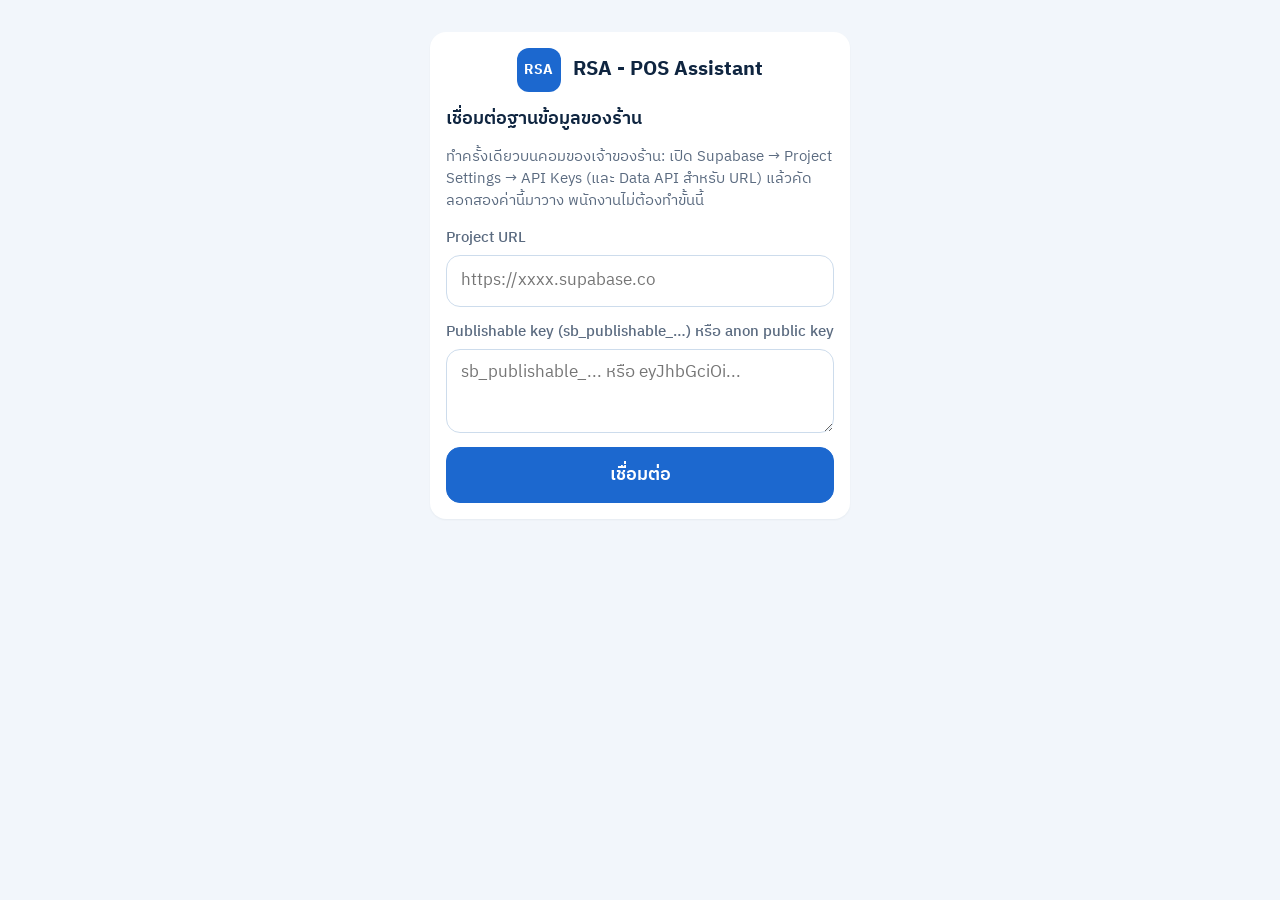
<file: index.html>
<!doctype html>
<html lang="th">
<head>
<meta charset="utf-8">
<meta name="viewport" content="width=device-width, initial-scale=1, viewport-fit=cover">
<meta name="theme-color" content="#1c68cf">
<meta name="apple-mobile-web-app-capable" content="yes">
<meta name="mobile-web-app-capable" content="yes">
<meta name="apple-mobile-web-app-status-bar-style" content="default">
<meta name="apple-mobile-web-app-title" content="RSA POS">
<link rel="manifest" href="manifest.webmanifest">
<link rel="apple-touch-icon" href="icons/apple-touch-icon.png">
<link rel="icon" href="icons/icon-192.png">
<title>RSA - POS Assistant</title>
<link rel="preconnect" href="https://fonts.googleapis.com">
<link rel="preconnect" href="https://fonts.gstatic.com" crossorigin>
<link rel="stylesheet" href="https://fonts.googleapis.com/css2?family=IBM+Plex+Sans+Thai:wght@400;500;600;700&display=swap">
<link rel="stylesheet" href="assets/app.css">
</head>
<body>
<div id="app" aria-live="polite"><div class="boot">กำลังเปิด RSA - POS Assistant…</div></div>
<div id="modal-root"></div>
<div id="toast-root" role="status"></div>
<script src="config.js" onerror="window.RSA_CONFIG=window.RSA_CONFIG||{}"></script>
<script src="assets/core.js"></script>
<script src="assets/ui.js"></script>
<script src="assets/staff.js"></script>
<script src="assets/owner.js"></script>
<script src="assets/sections.js"></script>
<script src="assets/admin.js"></script>
<script>
RSA.start();
if ('serviceWorker' in navigator && (location.protocol === 'https:' || location.hostname === 'localhost')) navigator.serviceWorker.register('sw.js').catch(function () {});
</script>
</body>
</html>
</file>
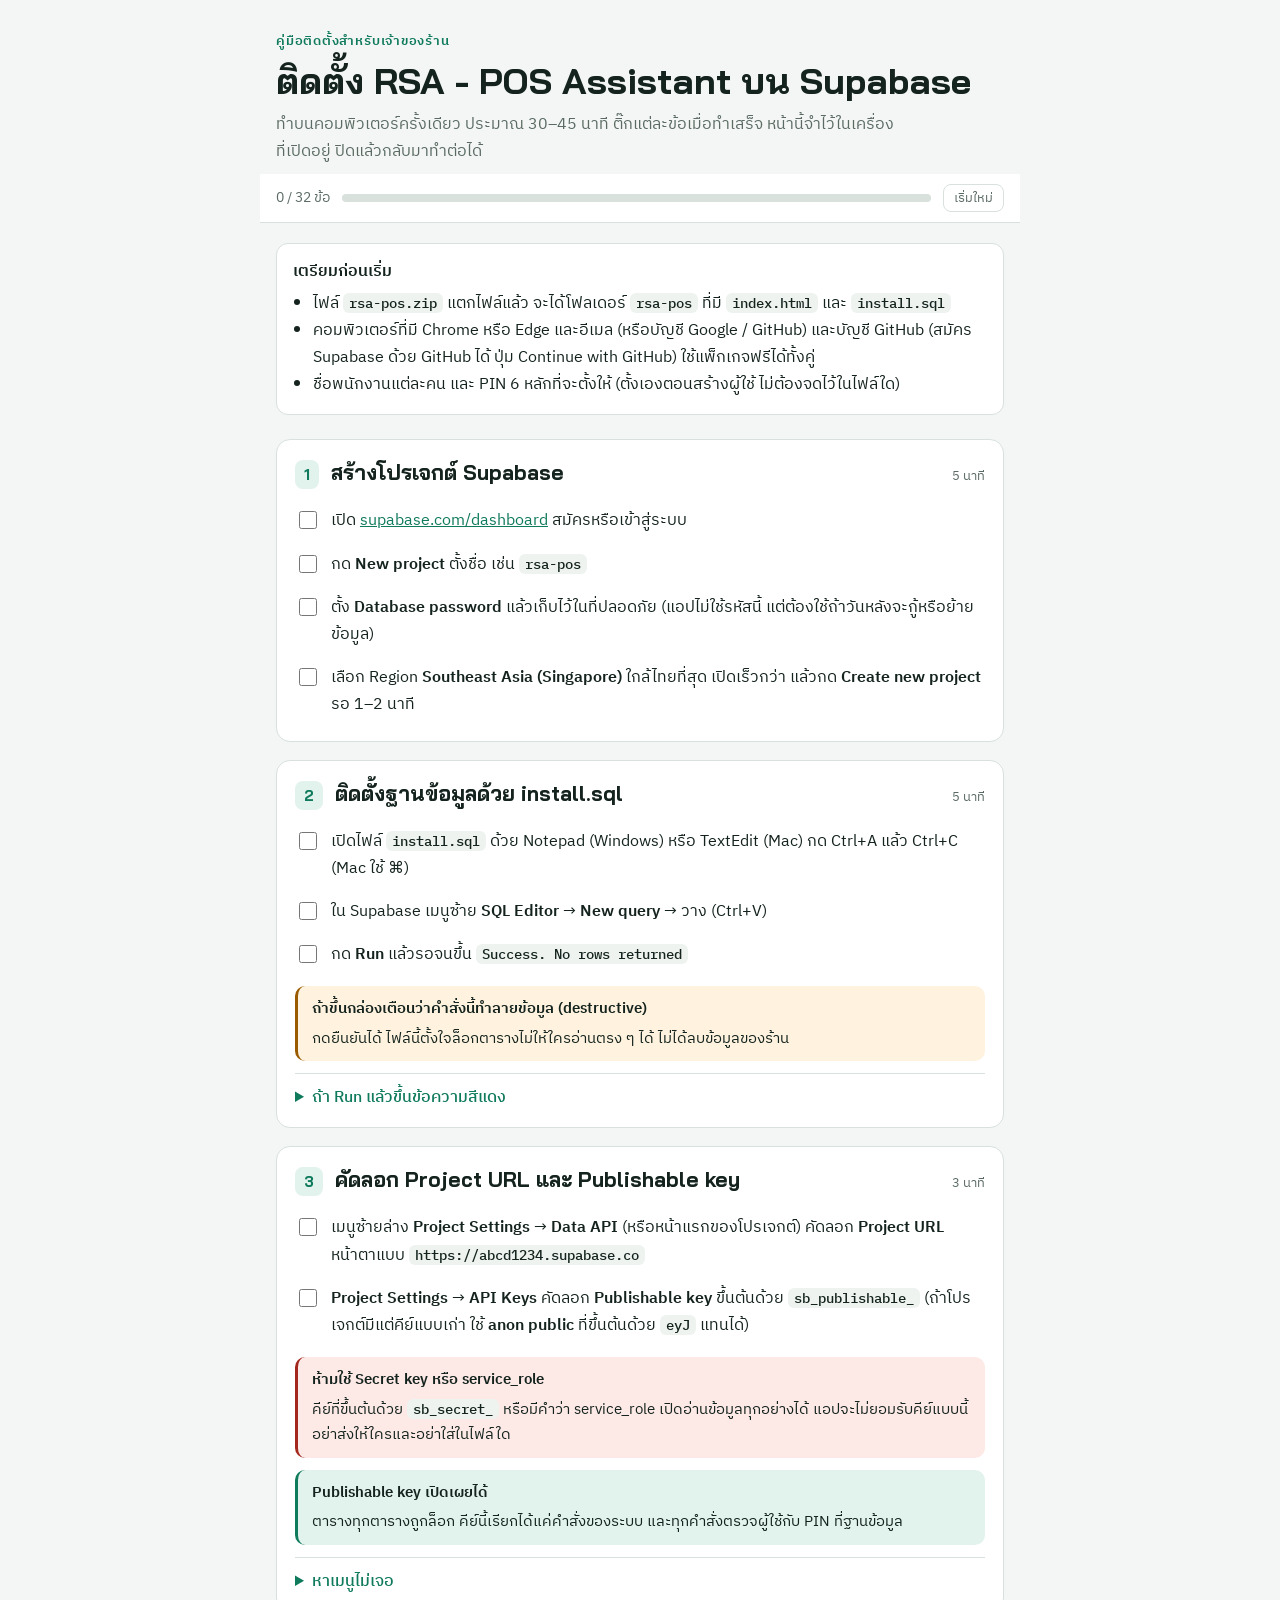
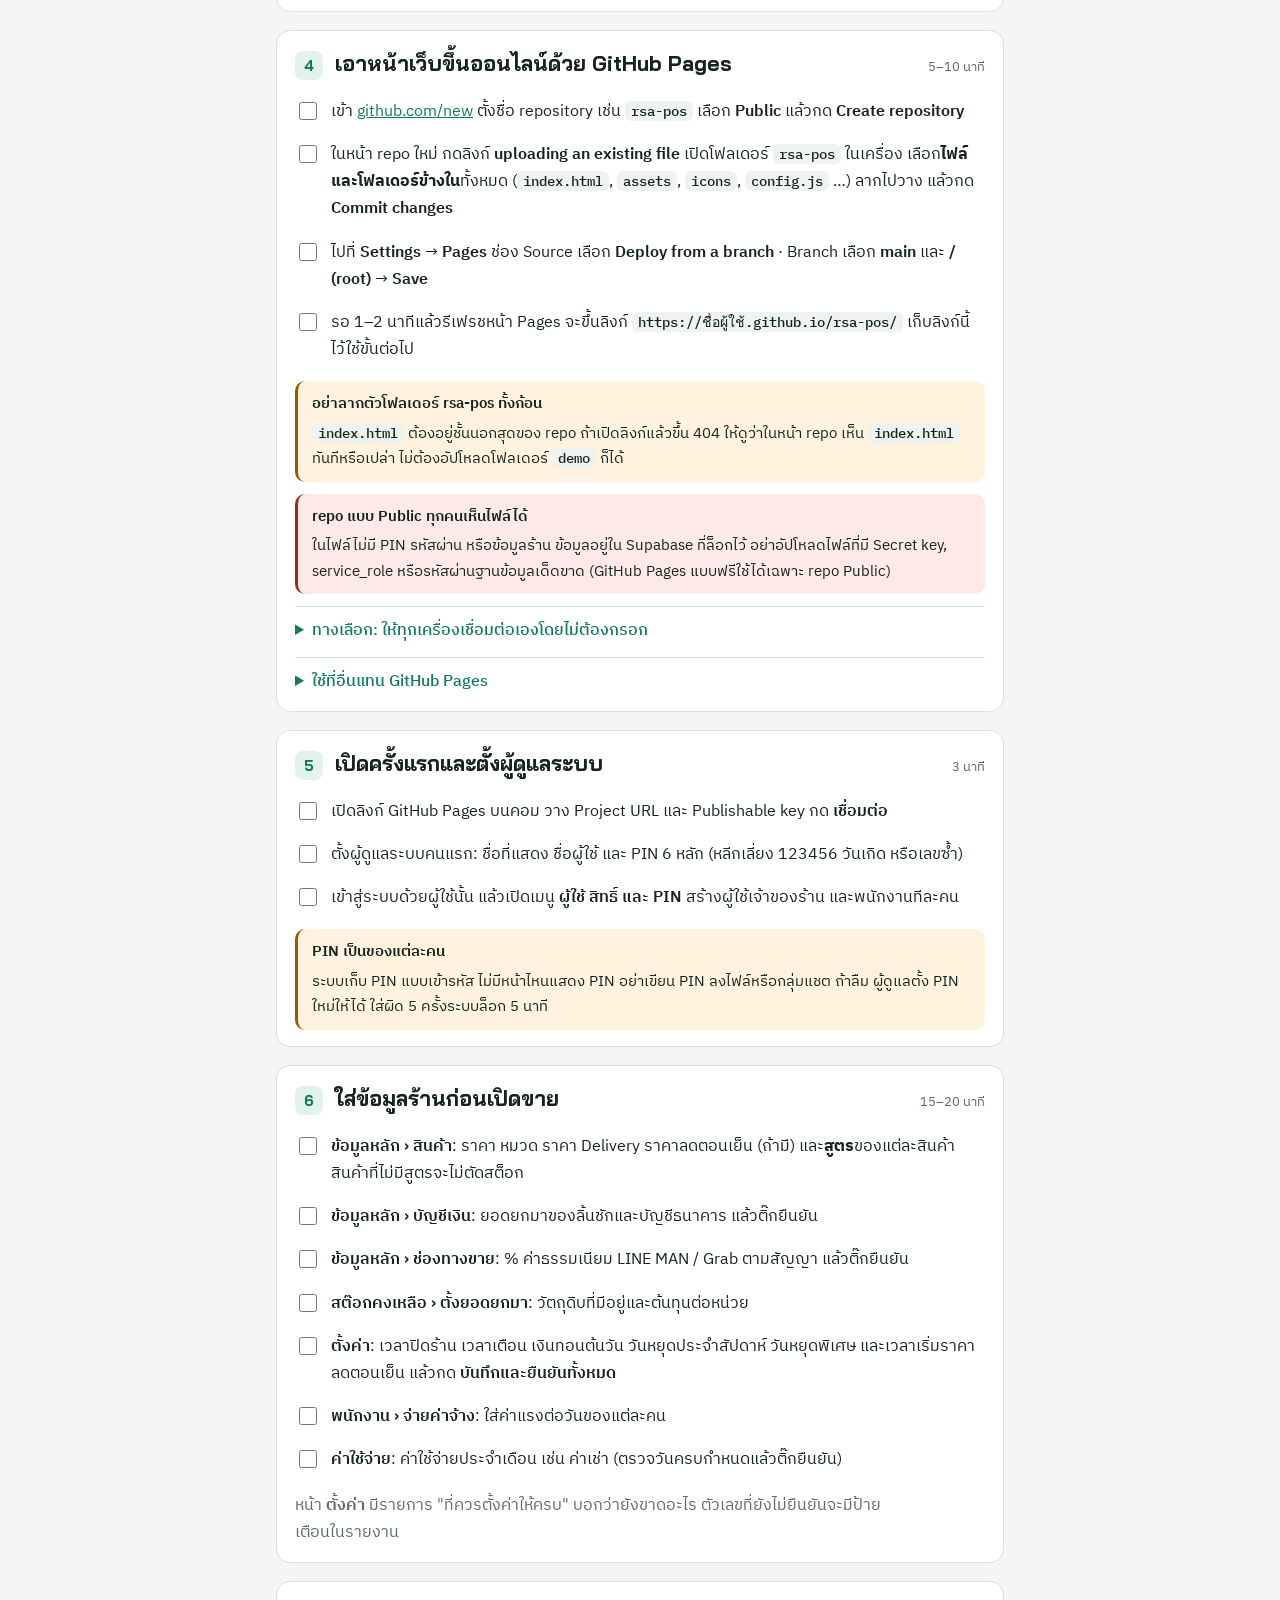
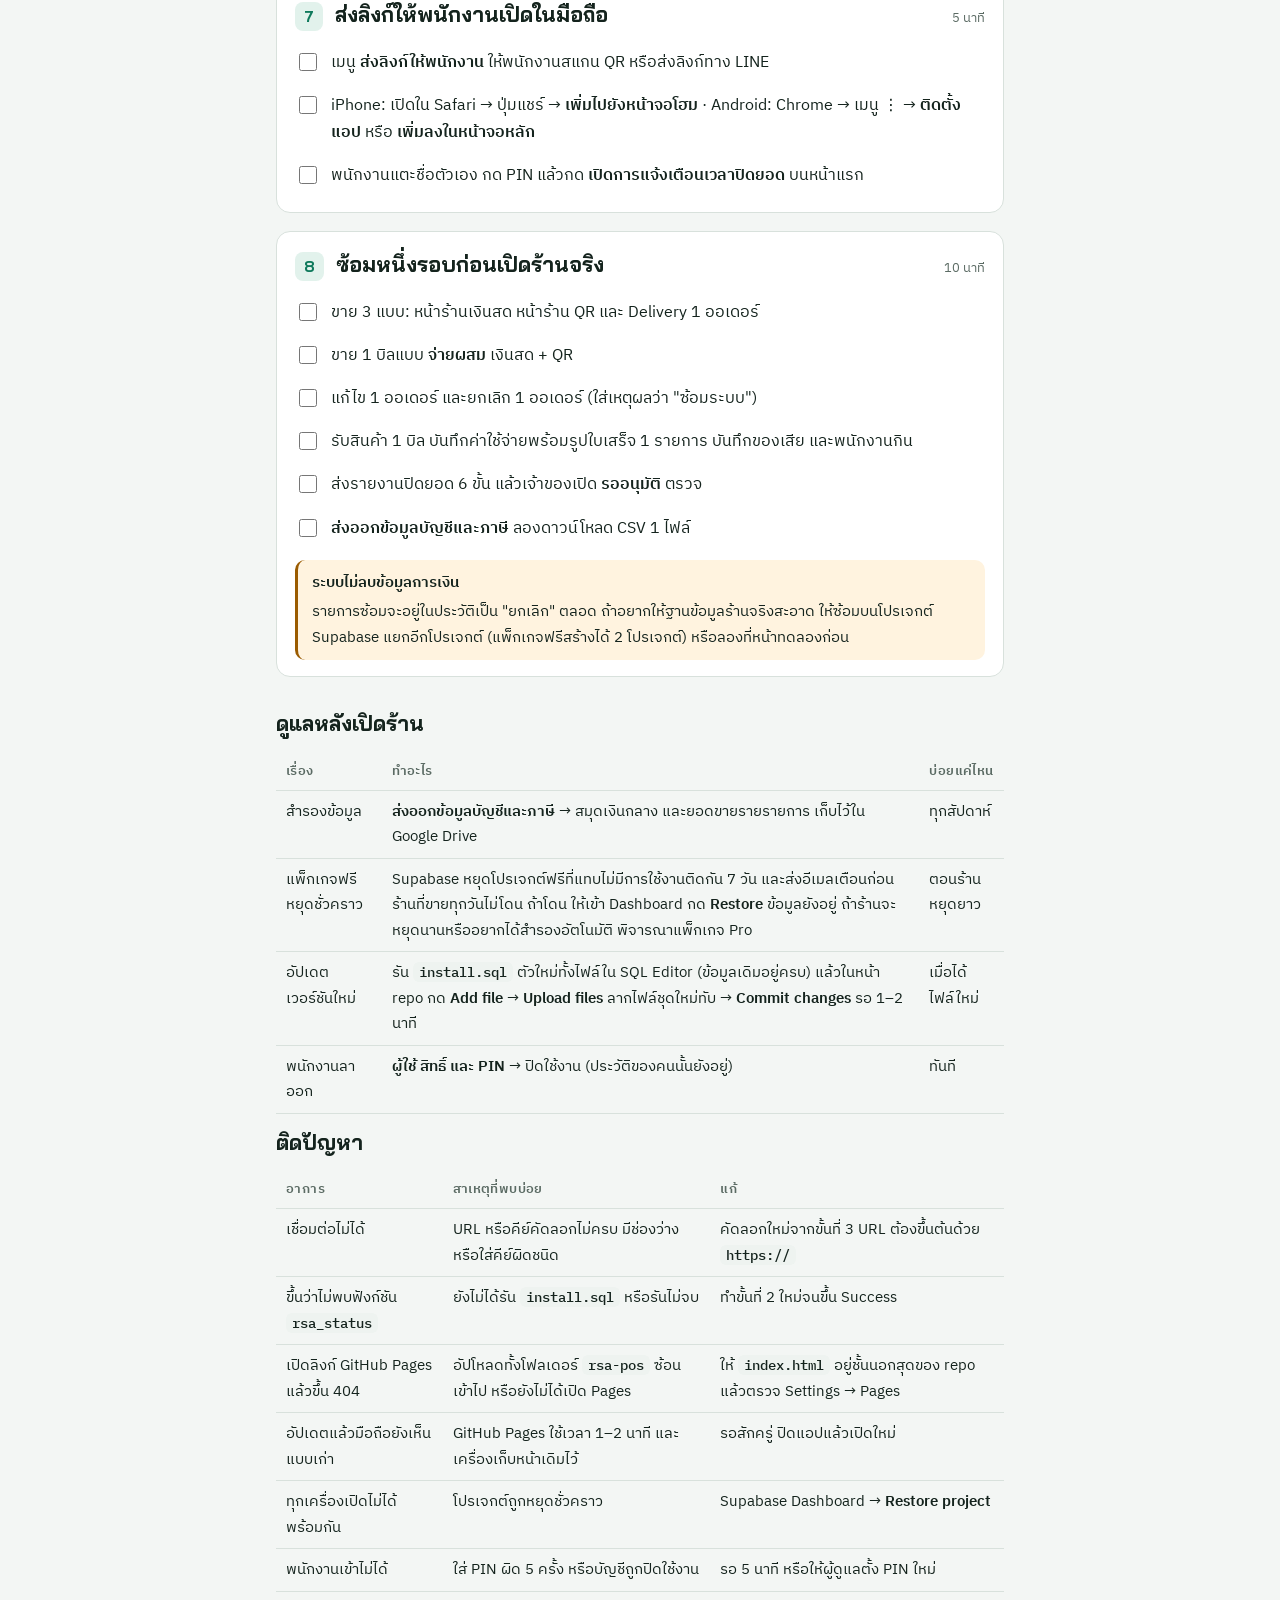
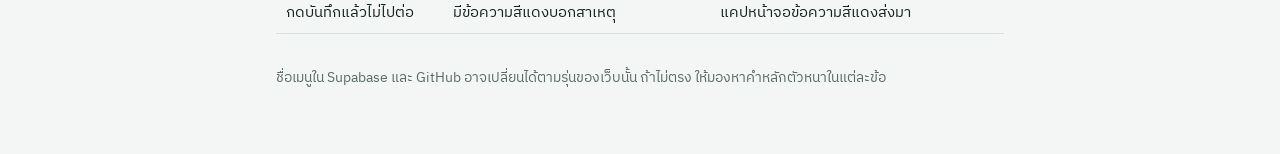
<file: docs/setup.html>
<!doctype html>
<html lang="th">
<head>
<meta charset="utf-8">
<meta name="viewport" content="width=device-width, initial-scale=1, viewport-fit=cover">
<title>ติดตั้ง RSA POS บน Supabase</title>
<meta name="claude:viewport-fit-sides" content="cover">
<link rel="preconnect" href="https://fonts.googleapis.com">
<link rel="preconnect" href="https://fonts.gstatic.com" crossorigin>
<link rel="stylesheet" href="https://fonts.googleapis.com/css2?family=Bai+Jamjuree:wght@600;700&family=IBM+Plex+Sans+Thai:wght@400;500;600&family=IBM+Plex+Mono:wght@500&display=swap">
<style>
  /* Layout: a single reading column of numbered setup steps, each a checklist card; a sticky progress bar on top */
  :root {
    --bg: #f3f6f4; --surface: #ffffff; --ink: #14231d; --muted: #5b6b64; --line: #d8e1dc;
    --accent: #0f7a5c; --accent-soft: #e2f2ec; --warn: #9a5b00; --warn-soft: #fff3df; --bad: #a3271d; --bad-soft: #fde9e6;
    --code-bg: #eef3f0;
    --display: "Bai Jamjuree", "IBM Plex Sans Thai", "Noto Sans Thai", system-ui, sans-serif;
    --body: "IBM Plex Sans Thai", "Noto Sans Thai", "Sarabun", system-ui, sans-serif;
    --mono: "IBM Plex Mono", ui-monospace, "SFMono-Regular", Menlo, monospace;
  }
  @media (prefers-color-scheme: dark) {
    :root:not([data-theme="light"]) {
      --bg: #0f1613; --surface: #17211d; --ink: #e4ede8; --muted: #9cb0a7; --line: #2a3a33;
      --accent: #4cc39b; --accent-soft: #163a2e; --warn: #f2b45c; --warn-soft: #3a2b12; --bad: #ff8f80; --bad-soft: #3d1c18;
      --code-bg: #1f2c27; color-scheme: dark;
    }
  }
  :root[data-theme="dark"] {
    --bg: #0f1613; --surface: #17211d; --ink: #e4ede8; --muted: #9cb0a7; --line: #2a3a33;
    --accent: #4cc39b; --accent-soft: #163a2e; --warn: #f2b45c; --warn-soft: #3a2b12; --bad: #ff8f80; --bad-soft: #3d1c18;
    --code-bg: #1f2c27; color-scheme: dark;
  }
  * { box-sizing: border-box; }
  body { background: var(--bg); color: var(--ink); font: 400 16px/1.7 var(--body); margin: 0; }
  body::before { content: ""; position: fixed; inset: 0 0 auto; height: env(safe-area-inset-top, 0px); z-index: 10; background: var(--surface); }
  .wrap { max-width: 760px; margin: 0 auto; padding-block: 0 64px; padding-left: max(16px, env(safe-area-inset-left, 0px)); padding-right: max(16px, env(safe-area-inset-right, 0px)); }
  header.top { padding-block: 32px 8px; display: grid; gap: 8px; }
  .eyebrow { font: 600 13px/1.4 var(--body); letter-spacing: .06em; color: var(--accent); text-transform: uppercase; }
  h1 { font: 700 clamp(26px, 5vw, 36px)/1.25 var(--display); margin: 0; text-wrap: balance; }
  h2 { font: 700 21px/1.35 var(--display); margin: 0; text-wrap: balance; }
  h3 { font: 600 16px/1.5 var(--body); margin: 0; }
  p { margin: 0; }
  .lead { color: var(--muted); max-width: 62ch; }
  .bar { position: sticky; top: env(safe-area-inset-top, 0px); z-index: 5; background: var(--surface); border-bottom: 1px solid var(--line);
         padding-block: 10px; margin-inline: calc(-1 * max(16px, env(safe-area-inset-left, 0px))); padding-left: max(16px, env(safe-area-inset-left, 0px)); padding-right: max(16px, env(safe-area-inset-right, 0px)); }
  .bar-in { display: flex; align-items: center; gap: 12px; font-size: 14px; color: var(--muted); }
  .meter { flex: 1; height: 8px; background: var(--line); border-radius: 99px; overflow: hidden; }
  .meter i { display: block; height: 100%; width: 0; background: var(--accent); transition: width .25s ease; }
  .count { font-variant-numeric: tabular-nums; white-space: nowrap; }
  .reset { font: inherit; font-size: 13px; color: var(--muted); background: none; border: 1px solid var(--line); border-radius: 8px; padding: 2px 10px; cursor: pointer; }
  .need { display: grid; gap: 6px; background: var(--surface); border: 1px solid var(--line); border-radius: 12px; padding: 16px; margin-top: 20px; }
  .need ul { margin: 0; padding-left: 20px; }
  ol.steps { list-style: none; margin: 24px 0 0; padding: 0; display: grid; gap: 18px; counter-reset: step; }
  .step { background: var(--surface); border: 1px solid var(--line); border-radius: 14px; padding: 18px 18px 16px; display: grid; gap: 12px; min-width: 0; }
  .step.done { border-color: var(--accent); }
  .step-head { display: flex; gap: 12px; align-items: baseline; }
  .num { font: 700 15px/1 var(--display); color: var(--accent); background: var(--accent-soft); border-radius: 8px; padding: 7px 9px; font-variant-numeric: tabular-nums; flex: none; }
  .time { font-size: 13px; color: var(--muted); white-space: nowrap; margin-left: auto; }
  .checks { display: grid; gap: 4px; margin: 0; padding: 0; list-style: none; }
  .checks label { display: grid; grid-template-columns: 22px 1fr; gap: 10px; align-items: start; padding: 6px 4px; border-radius: 8px; cursor: pointer; }
  .checks label:hover { background: var(--code-bg); }
  .checks input { width: 18px; height: 18px; margin: 4px 0 0; accent-color: var(--accent); }
  .checks input:checked + span { color: var(--muted); text-decoration: line-through; text-decoration-color: var(--line); }
  .checks span { min-width: 0; }
  .path { font-weight: 600; }
  code, .code { font: 500 14px/1.5 var(--mono); background: var(--code-bg); border-radius: 6px; padding: 1px 6px; overflow-wrap: anywhere; }
  .note { border-radius: 10px; padding: 10px 14px; font-size: 15px; display: grid; gap: 4px; }
  .note.warn { background: var(--warn-soft); color: var(--ink); border-left: 3px solid var(--warn); }
  .note.bad { background: var(--bad-soft); color: var(--ink); border-left: 3px solid var(--bad); }
  .note.ok { background: var(--accent-soft); border-left: 3px solid var(--accent); }
  .note b { font-weight: 600; }
  details { border-top: 1px solid var(--line); padding-top: 10px; }
  summary { cursor: pointer; color: var(--accent); font-weight: 500; }
  details > div { display: grid; gap: 6px; padding-top: 8px; color: var(--muted); font-size: 15px; }
  .copy { font: inherit; font-size: 13px; border: 1px solid var(--line); background: var(--surface); color: var(--ink); border-radius: 6px; padding: 0 8px; margin-left: 6px; cursor: pointer; }
  .tbl { overflow-x: auto; }
  table { border-collapse: collapse; width: 100%; font-size: 15px; }
  th, td { text-align: left; padding: 8px 10px; border-bottom: 1px solid var(--line); vertical-align: top; }
  th { font-weight: 600; color: var(--muted); font-size: 13px; letter-spacing: .03em; }
  section.after { margin-top: 32px; display: grid; gap: 14px; }
  .foot { margin-top: 32px; color: var(--muted); font-size: 14px; }
  a { color: var(--accent); }
  :focus-visible { outline: 2px solid var(--accent); outline-offset: 2px; }
  @media (prefers-reduced-motion: reduce) { .meter i { transition: none; } }
</style>
</head>
<body>

<div class="wrap">
  <header class="top">
    <span class="eyebrow">คู่มือติดตั้งสำหรับเจ้าของร้าน</span>
    <h1>ติดตั้ง RSA - POS Assistant บน Supabase</h1>
    <p class="lead">ทำบนคอมพิวเตอร์ครั้งเดียว ประมาณ 30–45 นาที ติ๊กแต่ละข้อเมื่อทำเสร็จ หน้านี้จำไว้ในเครื่องที่เปิดอยู่ ปิดแล้วกลับมาทำต่อได้</p>
  </header>

  <div class="bar" role="status" aria-live="polite">
    <div class="bar-in"><span class="count" id="count">0 / 0 ข้อ</span><span class="meter" aria-hidden="true"><i id="meter"></i></span><button class="reset" id="reset" type="button">เริ่มใหม่</button></div>
  </div>

  <div class="need">
    <h3>เตรียมก่อนเริ่ม</h3>
    <ul>
      <li>ไฟล์ <code>rsa-pos.zip</code> แตกไฟล์แล้ว จะได้โฟลเดอร์ <code>rsa-pos</code> ที่มี <code>index.html</code> และ <code>install.sql</code></li>
      <li>คอมพิวเตอร์ที่มี Chrome หรือ Edge และอีเมล (หรือบัญชี Google / GitHub) และบัญชี GitHub (สมัคร Supabase ด้วย GitHub ได้ ปุ่ม Continue with GitHub) ใช้แพ็กเกจฟรีได้ทั้งคู่</li>
      <li>ชื่อพนักงานแต่ละคน และ PIN 6 หลักที่จะตั้งให้ (ตั้งเองตอนสร้างผู้ใช้ ไม่ต้องจดไว้ในไฟล์ใด)</li>
    </ul>
  </div>

  <ol class="steps">
    <li class="step" data-step="1">
      <div class="step-head"><span class="num">1</span><h2>สร้างโปรเจกต์ Supabase</h2><span class="time">5 นาที</span></div>
      <ul class="checks">
        <li><label><input type="checkbox" id="c1a"><span>เปิด <a href="https://supabase.com/dashboard" target="_blank" rel="noopener">supabase.com/dashboard</a> สมัครหรือเข้าสู่ระบบ</span></label></li>
        <li><label><input type="checkbox" id="c1b"><span>กด <span class="path">New project</span> ตั้งชื่อ เช่น <code>rsa-pos</code></span></label></li>
        <li><label><input type="checkbox" id="c1c"><span>ตั้ง <span class="path">Database password</span> แล้วเก็บไว้ในที่ปลอดภัย (แอปไม่ใช้รหัสนี้ แต่ต้องใช้ถ้าวันหลังจะกู้หรือย้ายข้อมูล)</span></label></li>
        <li><label><input type="checkbox" id="c1d"><span>เลือก Region <span class="path">Southeast Asia (Singapore)</span> ใกล้ไทยที่สุด เปิดเร็วกว่า แล้วกด <span class="path">Create new project</span> รอ 1–2 นาที</span></label></li>
      </ul>
    </li>

    <li class="step" data-step="2">
      <div class="step-head"><span class="num">2</span><h2>ติดตั้งฐานข้อมูลด้วย install.sql</h2><span class="time">5 นาที</span></div>
      <ul class="checks">
        <li><label><input type="checkbox" id="c2a"><span>เปิดไฟล์ <code>install.sql</code> ด้วย Notepad (Windows) หรือ TextEdit (Mac) กด Ctrl+A แล้ว Ctrl+C (Mac ใช้ ⌘)</span></label></li>
        <li><label><input type="checkbox" id="c2b"><span>ใน Supabase เมนูซ้าย <span class="path">SQL Editor</span> → <span class="path">New query</span> → วาง (Ctrl+V)</span></label></li>
        <li><label><input type="checkbox" id="c2c"><span>กด <span class="path">Run</span> แล้วรอจนขึ้น <code>Success. No rows returned</code></span></label></li>
      </ul>
      <div class="note warn"><b>ถ้าขึ้นกล่องเตือนว่าคำสั่งนี้ทำลายข้อมูล (destructive)</b><span>กดยืนยันได้ ไฟล์นี้ตั้งใจล็อกตารางไม่ให้ใครอ่านตรง ๆ ได้ ไม่ได้ลบข้อมูลของร้าน</span></div>
      <details><summary>ถ้า Run แล้วขึ้นข้อความสีแดง</summary><div>
        <p>คัดลอกข้อความสีแดงทั้งหมดส่งมาให้ดู ระหว่างนั้นอย่าแก้ไฟล์ <code>install.sql</code></p>
        <p>ถ้าวางทั้งไฟล์ไม่ได้เพราะไฟล์ใหญ่ ให้รันไฟล์ในโฟลเดอร์ <code>supabase</code> ทีละไฟล์ตามลำดับเลข 01, 02 … 12 แล้วจบด้วย 99 ผลเหมือนกัน</p>
      </div></details>
    </li>

    <li class="step" data-step="3">
      <div class="step-head"><span class="num">3</span><h2>คัดลอก Project URL และ Publishable key</h2><span class="time">3 นาที</span></div>
      <ul class="checks">
        <li><label><input type="checkbox" id="c3a"><span>เมนูซ้ายล่าง <span class="path">Project Settings</span> → <span class="path">Data API</span> (หรือหน้าแรกของโปรเจกต์) คัดลอก <span class="path">Project URL</span> หน้าตาแบบ <code>https://abcd1234.supabase.co</code></span></label></li>
        <li><label><input type="checkbox" id="c3b"><span><span class="path">Project Settings</span> → <span class="path">API Keys</span> คัดลอก <span class="path">Publishable key</span> ขึ้นต้นด้วย <code>sb_publishable_</code> (ถ้าโปรเจกต์มีแต่คีย์แบบเก่า ใช้ <span class="path">anon public</span> ที่ขึ้นต้นด้วย <code>eyJ</code> แทนได้)</span></label></li>
      </ul>
      <div class="note bad"><b>ห้ามใช้ Secret key หรือ service_role</b><span>คีย์ที่ขึ้นต้นด้วย <code>sb_secret_</code> หรือมีคำว่า service_role เปิดอ่านข้อมูลทุกอย่างได้ แอปจะไม่ยอมรับคีย์แบบนี้ อย่าส่งให้ใครและอย่าใส่ในไฟล์ใด</span></div>
      <div class="note ok"><b>Publishable key เปิดเผยได้</b><span>ตารางทุกตารางถูกล็อก คีย์นี้เรียกได้แค่คำสั่งของระบบ และทุกคำสั่งตรวจผู้ใช้กับ PIN ที่ฐานข้อมูล</span></div>
      <details><summary>หาเมนูไม่เจอ</summary><div><p>Supabase ปรับชื่อเมนูเป็นระยะ ให้หาคำว่า <span class="path">API Keys</span> หรือ <span class="path">Connect</span> ที่ด้านบนของหน้าโปรเจกต์ ค่า URL และคีย์จะอยู่ในนั้น</p></div></details>
    </li>

    <li class="step" data-step="4">
      <div class="step-head"><span class="num">4</span><h2>เอาหน้าเว็บขึ้นออนไลน์ด้วย GitHub Pages</h2><span class="time">5–10 นาที</span></div>
      <ul class="checks">
        <li><label><input type="checkbox" id="c4a"><span>เข้า <a href="https://github.com/new" target="_blank" rel="noopener">github.com/new</a> ตั้งชื่อ repository เช่น <code>rsa-pos</code> เลือก <span class="path">Public</span> แล้วกด <span class="path">Create repository</span></span></label></li>
        <li><label><input type="checkbox" id="c4b"><span>ในหน้า repo ใหม่ กดลิงก์ <span class="path">uploading an existing file</span> เปิดโฟลเดอร์ <code>rsa-pos</code> ในเครื่อง เลือก<b>ไฟล์และโฟลเดอร์ข้างใน</b>ทั้งหมด (<code>index.html</code>, <code>assets</code>, <code>icons</code>, <code>config.js</code> …) ลากไปวาง แล้วกด <span class="path">Commit changes</span></span></label></li>
        <li><label><input type="checkbox" id="c4c"><span>ไปที่ <span class="path">Settings</span> → <span class="path">Pages</span> ช่อง Source เลือก <span class="path">Deploy from a branch</span> · Branch เลือก <span class="path">main</span> และ <span class="path">/ (root)</span> → <span class="path">Save</span></span></label></li>
        <li><label><input type="checkbox" id="c4d"><span>รอ 1–2 นาทีแล้วรีเฟรชหน้า Pages จะขึ้นลิงก์ <code>https://ชื่อผู้ใช้.github.io/rsa-pos/</code> เก็บลิงก์นี้ไว้ใช้ขั้นต่อไป</span></label></li>
      </ul>
      <div class="note warn"><b>อย่าลากตัวโฟลเดอร์ rsa-pos ทั้งก้อน</b><span><code>index.html</code> ต้องอยู่ชั้นนอกสุดของ repo ถ้าเปิดลิงก์แล้วขึ้น 404 ให้ดูว่าในหน้า repo เห็น <code>index.html</code> ทันทีหรือเปล่า ไม่ต้องอัปโหลดโฟลเดอร์ <code>demo</code> ก็ได้</span></div>
      <div class="note bad"><b>repo แบบ Public ทุกคนเห็นไฟล์ได้</b><span>ในไฟล์ไม่มี PIN รหัสผ่าน หรือข้อมูลร้าน ข้อมูลอยู่ใน Supabase ที่ล็อกไว้ อย่าอัปโหลดไฟล์ที่มี Secret key, service_role หรือรหัสผ่านฐานข้อมูลเด็ดขาด (GitHub Pages แบบฟรีใช้ได้เฉพาะ repo Public)</span></div>
      <details><summary>ทางเลือก: ให้ทุกเครื่องเชื่อมต่อเองโดยไม่ต้องกรอก</summary><div>
        <p>ก่อนอัปโหลด เปิดไฟล์ <code>config.js</code> ใส่ Project URL และ Publishable key ตามตัวอย่าง แล้วบันทึก (ค่าทั้งสองจะมองเห็นได้ใน repo ซึ่งคีย์ชนิดนี้ออกแบบให้เปิดเผยได้)</p>
        <p class="code">window.RSA_CONFIG = { supabaseUrl: 'https://abcd1234.supabase.co', anonKey: 'sb_publishable_...' };</p>
        <p>ถ้าไม่อยากให้เห็นใน repo ให้เว้นว่างไว้ ระบบจะถามค่าทั้งสองตอนเปิดครั้งแรกบนคอม แล้วส่งลิงก์ที่เชื่อมต่อแล้วให้พนักงานในขั้นที่ 7</p>
      </div></details>
      <details><summary>ใช้ที่อื่นแทน GitHub Pages</summary><div><p>ไฟล์เป็นหน้าเว็บธรรมดา ไม่ต้อง build ลากโฟลเดอร์ไปวางที่ <a href="https://app.netlify.com/drop" target="_blank" rel="noopener">app.netlify.com/drop</a> หรือใช้ Cloudflare Pages ได้เหมือนกัน ขอให้เปิดผ่าน https</p></div></details>
    </li>

    <li class="step" data-step="5">
      <div class="step-head"><span class="num">5</span><h2>เปิดครั้งแรกและตั้งผู้ดูแลระบบ</h2><span class="time">3 นาที</span></div>
      <ul class="checks">
        <li><label><input type="checkbox" id="c5a"><span>เปิดลิงก์ GitHub Pages บนคอม วาง Project URL และ Publishable key กด <span class="path">เชื่อมต่อ</span></span></label></li>
        <li><label><input type="checkbox" id="c5b"><span>ตั้งผู้ดูแลระบบคนแรก: ชื่อที่แสดง ชื่อผู้ใช้ และ PIN 6 หลัก (หลีกเลี่ยง 123456 วันเกิด หรือเลขซ้ำ)</span></label></li>
        <li><label><input type="checkbox" id="c5c"><span>เข้าสู่ระบบด้วยผู้ใช้นั้น แล้วเปิดเมนู <span class="path">ผู้ใช้ สิทธิ์ และ PIN</span> สร้างผู้ใช้เจ้าของร้าน และพนักงานทีละคน</span></label></li>
      </ul>
      <div class="note warn"><b>PIN เป็นของแต่ละคน</b><span>ระบบเก็บ PIN แบบเข้ารหัส ไม่มีหน้าไหนแสดง PIN อย่าเขียน PIN ลงไฟล์หรือกลุ่มแชต ถ้าลืม ผู้ดูแลตั้ง PIN ใหม่ให้ได้ ใส่ผิด 5 ครั้งระบบล็อก 5 นาที</span></div>
    </li>

    <li class="step" data-step="6">
      <div class="step-head"><span class="num">6</span><h2>ใส่ข้อมูลร้านก่อนเปิดขาย</h2><span class="time">15–20 นาที</span></div>
      <ul class="checks">
        <li><label><input type="checkbox" id="c6a"><span><span class="path">ข้อมูลหลัก › สินค้า</span>: ราคา หมวด ราคา Delivery ราคาลดตอนเย็น (ถ้ามี) และ<b>สูตร</b>ของแต่ละสินค้า สินค้าที่ไม่มีสูตรจะไม่ตัดสต็อก</span></label></li>
        <li><label><input type="checkbox" id="c6b"><span><span class="path">ข้อมูลหลัก › บัญชีเงิน</span>: ยอดยกมาของลิ้นชักและบัญชีธนาคาร แล้วติ๊กยืนยัน</span></label></li>
        <li><label><input type="checkbox" id="c6c"><span><span class="path">ข้อมูลหลัก › ช่องทางขาย</span>: % ค่าธรรมเนียม LINE MAN / Grab ตามสัญญา แล้วติ๊กยืนยัน</span></label></li>
        <li><label><input type="checkbox" id="c6d"><span><span class="path">สต๊อกคงเหลือ › ตั้งยอดยกมา</span>: วัตถุดิบที่มีอยู่และต้นทุนต่อหน่วย</span></label></li>
        <li><label><input type="checkbox" id="c6e"><span><span class="path">ตั้งค่า</span>: เวลาปิดร้าน เวลาเตือน เงินทอนต้นวัน วันหยุดประจำสัปดาห์ วันหยุดพิเศษ และเวลาเริ่มราคาลดตอนเย็น แล้วกด <span class="path">บันทึกและยืนยันทั้งหมด</span></span></label></li>
        <li><label><input type="checkbox" id="c6f"><span><span class="path">พนักงาน › จ่ายค่าจ้าง</span>: ใส่ค่าแรงต่อวันของแต่ละคน</span></label></li>
        <li><label><input type="checkbox" id="c6g"><span><span class="path">ค่าใช้จ่าย</span>: ค่าใช้จ่ายประจำเดือน เช่น ค่าเช่า (ตรวจวันครบกำหนดแล้วติ๊กยืนยัน)</span></label></li>
      </ul>
      <p class="lead">หน้า <span class="path">ตั้งค่า</span> มีรายการ "ที่ควรตั้งค่าให้ครบ" บอกว่ายังขาดอะไร ตัวเลขที่ยังไม่ยืนยันจะมีป้ายเตือนในรายงาน</p>
    </li>

    <li class="step" data-step="7">
      <div class="step-head"><span class="num">7</span><h2>ส่งลิงก์ให้พนักงานเปิดในมือถือ</h2><span class="time">5 นาที</span></div>
      <ul class="checks">
        <li><label><input type="checkbox" id="c7a"><span>เมนู <span class="path">ส่งลิงก์ให้พนักงาน</span> ให้พนักงานสแกน QR หรือส่งลิงก์ทาง LINE</span></label></li>
        <li><label><input type="checkbox" id="c7b"><span>iPhone: เปิดใน Safari → ปุ่มแชร์ → <span class="path">เพิ่มไปยังหน้าจอโฮม</span> · Android: Chrome → เมนู ⋮ → <span class="path">ติดตั้งแอป</span> หรือ <span class="path">เพิ่มลงในหน้าจอหลัก</span></span></label></li>
        <li><label><input type="checkbox" id="c7c"><span>พนักงานแตะชื่อตัวเอง กด PIN แล้วกด <span class="path">เปิดการแจ้งเตือนเวลาปิดยอด</span> บนหน้าแรก</span></label></li>
      </ul>
    </li>

    <li class="step" data-step="8">
      <div class="step-head"><span class="num">8</span><h2>ซ้อมหนึ่งรอบก่อนเปิดร้านจริง</h2><span class="time">10 นาที</span></div>
      <ul class="checks">
        <li><label><input type="checkbox" id="c8a"><span>ขาย 3 แบบ: หน้าร้านเงินสด หน้าร้าน QR และ Delivery 1 ออเดอร์</span></label></li>
        <li><label><input type="checkbox" id="c8b"><span>ขาย 1 บิลแบบ <span class="path">จ่ายผสม</span> เงินสด + QR</span></label></li>
        <li><label><input type="checkbox" id="c8c"><span>แก้ไข 1 ออเดอร์ และยกเลิก 1 ออเดอร์ (ใส่เหตุผลว่า "ซ้อมระบบ")</span></label></li>
        <li><label><input type="checkbox" id="c8d"><span>รับสินค้า 1 บิล บันทึกค่าใช้จ่ายพร้อมรูปใบเสร็จ 1 รายการ บันทึกของเสีย และพนักงานกิน</span></label></li>
        <li><label><input type="checkbox" id="c8e"><span>ส่งรายงานปิดยอด 6 ขั้น แล้วเจ้าของเปิด <span class="path">รออนุมัติ</span> ตรวจ</span></label></li>
        <li><label><input type="checkbox" id="c8f"><span><span class="path">ส่งออกข้อมูลบัญชีและภาษี</span> ลองดาวน์โหลด CSV 1 ไฟล์</span></label></li>
      </ul>
      <div class="note warn"><b>ระบบไม่ลบข้อมูลการเงิน</b><span>รายการซ้อมจะอยู่ในประวัติเป็น "ยกเลิก" ตลอด ถ้าอยากให้ฐานข้อมูลร้านจริงสะอาด ให้ซ้อมบนโปรเจกต์ Supabase แยกอีกโปรเจกต์ (แพ็กเกจฟรีสร้างได้ 2 โปรเจกต์) หรือลองที่หน้าทดลองก่อน</span></div>
    </li>
  </ol>

  <section class="after">
    <h2>ดูแลหลังเปิดร้าน</h2>
    <div class="tbl"><table>
      <thead><tr><th>เรื่อง</th><th>ทำอะไร</th><th>บ่อยแค่ไหน</th></tr></thead>
      <tbody>
        <tr><td>สำรองข้อมูล</td><td><span class="path">ส่งออกข้อมูลบัญชีและภาษี</span> → สมุดเงินกลาง และยอดขายรายรายการ เก็บไว้ใน Google Drive</td><td>ทุกสัปดาห์</td></tr>
        <tr><td>แพ็กเกจฟรีหยุดชั่วคราว</td><td>Supabase หยุดโปรเจกต์ฟรีที่แทบไม่มีการใช้งานติดกัน 7 วัน และส่งอีเมลเตือนก่อน ร้านที่ขายทุกวันไม่โดน ถ้าโดน ให้เข้า Dashboard กด <span class="path">Restore</span> ข้อมูลยังอยู่ ถ้าร้านจะหยุดนานหรืออยากได้สำรองอัตโนมัติ พิจารณาแพ็กเกจ Pro</td><td>ตอนร้านหยุดยาว</td></tr>
        <tr><td>อัปเดตเวอร์ชันใหม่</td><td>รัน <code>install.sql</code> ตัวใหม่ทั้งไฟล์ใน SQL Editor (ข้อมูลเดิมอยู่ครบ) แล้วในหน้า repo กด <span class="path">Add file</span> → <span class="path">Upload files</span> ลากไฟล์ชุดใหม่ทับ → <span class="path">Commit changes</span> รอ 1–2 นาที</td><td>เมื่อได้ไฟล์ใหม่</td></tr>
        <tr><td>พนักงานลาออก</td><td><span class="path">ผู้ใช้ สิทธิ์ และ PIN</span> → ปิดใช้งาน (ประวัติของคนนั้นยังอยู่)</td><td>ทันที</td></tr>
      </tbody>
    </table></div>

    <h2>ติดปัญหา</h2>
    <div class="tbl"><table>
      <thead><tr><th>อาการ</th><th>สาเหตุที่พบบ่อย</th><th>แก้</th></tr></thead>
      <tbody>
        <tr><td>เชื่อมต่อไม่ได้</td><td>URL หรือคีย์คัดลอกไม่ครบ มีช่องว่าง หรือใส่คีย์ผิดชนิด</td><td>คัดลอกใหม่จากขั้นที่ 3 URL ต้องขึ้นต้นด้วย <code>https://</code></td></tr>
        <tr><td>ขึ้นว่าไม่พบฟังก์ชัน <code>rsa_status</code></td><td>ยังไม่ได้รัน <code>install.sql</code> หรือรันไม่จบ</td><td>ทำขั้นที่ 2 ใหม่จนขึ้น Success</td></tr>
        <tr><td>เปิดลิงก์ GitHub Pages แล้วขึ้น 404</td><td>อัปโหลดทั้งโฟลเดอร์ <code>rsa-pos</code> ซ้อนเข้าไป หรือยังไม่ได้เปิด Pages</td><td>ให้ <code>index.html</code> อยู่ชั้นนอกสุดของ repo แล้วตรวจ Settings → Pages</td></tr>
        <tr><td>อัปเดตแล้วมือถือยังเห็นแบบเก่า</td><td>GitHub Pages ใช้เวลา 1–2 นาที และเครื่องเก็บหน้าเดิมไว้</td><td>รอสักครู่ ปิดแอปแล้วเปิดใหม่</td></tr>
        <tr><td>ทุกเครื่องเปิดไม่ได้พร้อมกัน</td><td>โปรเจกต์ถูกหยุดชั่วคราว</td><td>Supabase Dashboard → <span class="path">Restore project</span></td></tr>
        <tr><td>พนักงานเข้าไม่ได้</td><td>ใส่ PIN ผิด 5 ครั้ง หรือบัญชีถูกปิดใช้งาน</td><td>รอ 5 นาที หรือให้ผู้ดูแลตั้ง PIN ใหม่</td></tr>
        <tr><td>กดบันทึกแล้วไม่ไปต่อ</td><td>มีข้อความสีแดงบอกสาเหตุ</td><td>แคปหน้าจอข้อความสีแดงส่งมา</td></tr>
      </tbody>
    </table></div>
  </section>

  <p class="foot">ชื่อเมนูใน Supabase และ GitHub อาจเปลี่ยนได้ตามรุ่นของเว็บนั้น ถ้าไม่ตรง ให้มองหาคำหลักตัวหนาในแต่ละข้อ</p>
</div>

<script>
(function () {
  var KEY = 'rsa.setup.checks';
  var boxes = Array.prototype.slice.call(document.querySelectorAll('.checks input[type=checkbox]'));
  var saved = {};
  try { saved = JSON.parse(localStorage.getItem(KEY) || '{}') || {}; } catch (e) { saved = {}; }
  function update() {
    var done = boxes.filter(function (b) { return b.checked; }).length;
    document.getElementById('count').textContent = done + ' / ' + boxes.length + ' ข้อ';
    document.getElementById('meter').style.width = (boxes.length ? (done * 100 / boxes.length) : 0) + '%';
    document.querySelectorAll('.step').forEach(function (s) {
      var bs = s.querySelectorAll('.checks input'); var all = bs.length > 0;
      bs.forEach(function (b) { if (!b.checked) all = false; });
      s.classList.toggle('done', all);
    });
  }
  boxes.forEach(function (b) {
    b.checked = !!saved[b.id];
    b.addEventListener('change', function () {
      saved[b.id] = b.checked;
      try { localStorage.setItem(KEY, JSON.stringify(saved)); } catch (e) { /* the page still works without storage */ }
      update();
    });
  });
  document.getElementById('reset').addEventListener('click', function () {
    boxes.forEach(function (b) { b.checked = false; }); saved = {};
    try { localStorage.removeItem(KEY); } catch (e) { /* ignore */ }
    update();
  });
  update();
})();
</script>
</body>
</html>
</file>
<file: assets/app.css>
/* RSA - POS Assistant — mobile app design system.
   Layout: phone = app bar on top, content as cards, tab bar at the bottom, sheets slide up.
   Computer (>= 960px) = the tab bar becomes a left menu and content widens to two columns. */
:root {
  --page: #f2f6fb;          /* app background */
  --card: #ffffff;
  --soft: #eaf2fc;          /* light-blue fills */
  --line: #dfe8f3;
  --ink: #0f2540;
  --muted: #5b6b80;
  --faint: #8a98aa;
  --accent: #1c68cf;
  --accent-deep: #1556ad;
  --accent-soft: #dcebfb;
  --ok: #1b7a50; --ok-soft: #e2f4eb;
  --warn: #8f5300; --warn-soft: #fff2dc;
  --bad: #b3302a; --bad-soft: #fde8e6;
  --r: 16px;
  --font: "IBM Plex Sans Thai", "Noto Sans Thai", "Leelawadee UI", Tahoma, sans-serif;
  color-scheme: light;
}
* { box-sizing: border-box; -webkit-tap-highlight-color: transparent; }
html, body { margin: 0; background: var(--page); color: var(--ink); font-family: var(--font); font-size: 17px; line-height: 1.5; }
button, input, select, textarea { font: inherit; color: inherit; }
h1, h2, h3, p { margin: 0; }
h1 { font-size: 1.2rem; font-weight: 700; }
h2 { font-size: 1.05rem; font-weight: 600; }
.num, .amt { font-variant-numeric: tabular-nums; }
a { color: var(--accent); }
:focus-visible { outline: 3px solid #8dbcf3; outline-offset: 2px; }
.muted { color: var(--muted); }
.small { font-size: .86rem; }
.sr { position: absolute !important; width: 1px !important; height: 1px !important; min-height: 0 !important; padding: 0 !important; border: 0 !important; overflow: hidden; clip: rect(0 0 0 0); white-space: nowrap; }
.boot { padding: 64px 16px; text-align: center; color: var(--muted); }
svg { flex: none; }

/* ---------------------------------------------------------------- app frame */
.app { min-height: 100vh; display: flex; }
.side { display: none; }
.main { flex: 1; min-width: 0; display: flex; flex-direction: column; }
.appbar { position: sticky; top: 0; z-index: 20; background: rgba(255, 255, 255, .96); backdrop-filter: blur(8px); border-bottom: 1px solid var(--line);
  display: flex; align-items: center; gap: 6px; min-height: 56px;
  padding: env(safe-area-inset-top, 0px) max(8px, env(safe-area-inset-right, 0px)) 0 max(8px, env(safe-area-inset-left, 0px)); }
.appbar h1 { flex: 1; min-width: 0; overflow: hidden; text-overflow: ellipsis; white-space: nowrap; padding-left: 8px; }
.appbar .shop { color: var(--muted); font-size: .8rem; font-weight: 400; display: block; }
.icon-btn { width: 44px; height: 44px; border-radius: 12px; border: 0; background: transparent; display: grid; place-items: center; cursor: pointer; color: var(--ink); text-decoration: none; }
.icon-btn:hover { background: var(--soft); }
.icon-btn svg { width: 24px; height: 24px; }
#view { flex: 1; width: 100%; max-width: 720px; margin: 0 auto; display: grid; gap: 14px; align-content: start;
  padding: 14px max(14px, env(safe-area-inset-right, 0px)) calc(96px + env(safe-area-inset-bottom, 0px)) max(14px, env(safe-area-inset-left, 0px)); }

/* tab bar */
.tabbar { position: fixed; left: 0; right: 0; bottom: 0; z-index: 30; display: flex; background: #fff; border-top: 1px solid var(--line);
  padding: 4px max(4px, env(safe-area-inset-right, 0px)) calc(4px + env(safe-area-inset-bottom, 0px)) max(4px, env(safe-area-inset-left, 0px)); }
.tabbar a { flex: 1; display: grid; justify-items: center; gap: 1px; padding: 7px 2px 5px; color: var(--faint); text-decoration: none; font-size: .74rem; font-weight: 500; position: relative; border-radius: 12px; }
.tabbar a svg { width: 26px; height: 26px; }
.tabbar a[aria-current=page] { color: var(--accent); }
.tabbar a[aria-current=page] svg { stroke-width: 2.2; }
.badge { position: absolute; top: 2px; left: calc(50% + 6px); min-width: 20px; height: 20px; padding: 0 6px; border-radius: 10px; background: var(--bad); color: #fff; font-size: .72rem; font-weight: 700; display: grid; place-items: center; }

/* ---------------------------------------------------------------- building blocks */
.card { background: var(--card); border-radius: var(--r); padding: 16px; display: grid; gap: 12px; min-width: 0; box-shadow: 0 1px 2px rgba(15, 37, 64, .05); }
.card.flat { box-shadow: none; border: 1px solid var(--line); }
.card.blue { background: linear-gradient(160deg, #1c68cf, #2f80e4); color: #fff; }
.card.blue .muted { color: #d7e8ff; }
.sec-title { display: flex; align-items: baseline; justify-content: space-between; gap: 8px; padding: 6px 4px 0; }
.sec-title h2 { font-size: .95rem; color: var(--muted); font-weight: 600; }
.sec-title a, .sec-title button { font-size: .9rem; color: var(--accent); background: none; border: 0; cursor: pointer; text-decoration: none; padding: 4px; }

/* list rows */
.list { background: var(--card); border-radius: var(--r); overflow: hidden; box-shadow: 0 1px 2px rgba(15, 37, 64, .05); }
.row { width: 100%; display: flex; align-items: center; gap: 12px; padding: 13px 14px; background: none; border: 0; border-top: 1px solid var(--line); text-align: left; cursor: pointer; color: inherit; text-decoration: none; min-height: 64px; }
.list > .row:first-child, .list > :first-child .row { border-top: 0; }
.row:hover { background: #f7fafe; }
.row.static { cursor: default; }
.row.static:hover { background: none; }
.row .ic { width: 42px; height: 42px; border-radius: 12px; background: var(--soft); color: var(--accent); display: grid; place-items: center; flex: none; }
.row .ic svg { width: 22px; height: 22px; }
.row .ic.ok { background: var(--ok-soft); color: var(--ok); } .row .ic.warn { background: var(--warn-soft); color: var(--warn); } .row .ic.bad { background: var(--bad-soft); color: var(--bad); }
.row .body { flex: 1; min-width: 0; display: grid; gap: 1px; }
.row .t { font-weight: 600; overflow: hidden; text-overflow: ellipsis; }
.row .s { color: var(--muted); font-size: .84rem; overflow: hidden; text-overflow: ellipsis; }
.row .end { text-align: right; display: grid; gap: 2px; justify-items: end; flex: none; }
.row .end .v { font-weight: 700; font-variant-numeric: tabular-nums; }
.row .chev { color: var(--faint); width: 18px; height: 18px; }
.row.off .t, .row.off .v { color: var(--faint); text-decoration: line-through; }
.avatar { width: 42px; height: 42px; border-radius: 50%; display: grid; place-items: center; font-weight: 700; color: #fff; flex: none; font-size: 1.05rem; }

/* pills */
.pill { display: inline-flex; align-items: center; padding: 1px 9px; border-radius: 999px; font-size: .76rem; font-weight: 600; background: var(--soft); color: #24508e; white-space: nowrap; }
.pill.ok { background: var(--ok-soft); color: var(--ok); } .pill.warn { background: var(--warn-soft); color: var(--warn); } .pill.bad { background: var(--bad-soft); color: var(--bad); } .pill.blue { background: var(--accent-soft); color: #164f9c; }

/* stats */
.stats { display: grid; grid-template-columns: 1fr 1fr; gap: 10px; }
.stat { background: var(--card); border-radius: var(--r); padding: 14px; display: grid; gap: 2px; min-width: 0; box-shadow: 0 1px 2px rgba(15, 37, 64, .05); }
.stat .k { color: var(--muted); font-size: .82rem; }
.stat .v { font-size: 1.35rem; font-weight: 700; font-variant-numeric: tabular-nums; overflow-wrap: anywhere; }
.stat .s { font-size: .78rem; color: var(--muted); }
.big-amt { font-size: 2.1rem; font-weight: 700; font-variant-numeric: tabular-nums; line-height: 1.2; }

/* buttons */
.btn { display: inline-flex; align-items: center; justify-content: center; gap: 8px; min-height: 48px; padding: 10px 18px; border-radius: 14px; border: 1px solid var(--line);
  background: #fff; color: var(--ink); cursor: pointer; font-weight: 600; text-decoration: none; }
.btn:hover { background: var(--soft); }
.btn.primary { background: var(--accent); border-color: var(--accent); color: #fff; }
.btn.primary:hover { background: var(--accent-deep); }
.btn.danger { color: var(--bad); border-color: #f1c9c5; }
.btn.ghost { border-color: transparent; background: transparent; color: var(--accent); }
.btn.small { min-height: 38px; padding: 6px 12px; border-radius: 11px; font-size: .9rem; }
.btn.block { width: 100%; }
.btn.lg { min-height: 56px; font-size: 1.08rem; }
.btn[disabled] { opacity: .45; cursor: not-allowed; }
.btn svg { width: 20px; height: 20px; }
.btn-row { display: flex; gap: 10px; flex-wrap: wrap; }
.btn-row > .btn { flex: 1; }

/* big home buttons */
.tiles { display: grid; grid-template-columns: 1fr 1fr; gap: 12px; }
.tile { display: grid; gap: 10px; align-content: space-between; min-height: 116px; padding: 16px; border-radius: var(--r); background: var(--card); color: var(--ink);
  text-decoration: none; font-weight: 600; font-size: 1.02rem; box-shadow: 0 1px 2px rgba(15, 37, 64, .06); border: 1px solid transparent; }
.tile:hover { border-color: #b9d4f1; }
.tile .ic { width: 48px; height: 48px; border-radius: 14px; background: var(--soft); color: var(--accent); display: grid; place-items: center; }
.tile .ic svg { width: 26px; height: 26px; }
.tile.main { background: var(--accent); color: #fff; }
.tile.main .ic { background: rgba(255, 255, 255, .18); color: #fff; }
.tile small { display: block; font-weight: 400; font-size: .8rem; opacity: .8; }

/* forms */
.form { display: grid; gap: 14px; }
.field { display: grid; gap: 6px; min-width: 0; }
.field > span, .label { font-size: .88rem; color: var(--muted); font-weight: 500; }
.req::after { content: " *"; color: var(--bad); }
input[type=text], input[type=number], input[type=date], input[type=datetime-local], input[type=month], input[type=time], input[type=password], input[type=tel], select, textarea {
  width: 100%; min-height: 52px; padding: 10px 14px; border: 1px solid #cddcec; border-radius: 14px; background: #fff; font-size: 1rem; }
textarea { min-height: 84px; resize: vertical; }
input:focus, select:focus, textarea:focus { border-color: var(--accent); outline: 3px solid var(--accent-soft); }
.input-amt { font-size: 1.6rem !important; font-weight: 700; text-align: right; font-variant-numeric: tabular-nums; }
.check { display: flex; gap: 12px; align-items: center; cursor: pointer; min-height: 44px; }
.check input { width: 22px; height: 22px; accent-color: var(--accent); flex: none; }
.two { display: grid; grid-template-columns: 1fr 1fr; gap: 12px; }

/* segmented control & chips */
/* choices: separate buttons, the picked one solid blue with a tick (no tinted band around the group) */
.seg { display: flex; flex-wrap: wrap; gap: 8px; }
.seg label { flex: 1 1 auto; min-width: calc(33.3% - 8px); position: relative; }
.seg input { position: absolute; opacity: 0; inset: 0; }
.seg span { display: flex; align-items: center; justify-content: center; gap: 6px; min-height: 44px; padding: 8px 12px; border-radius: 12px; border: 1.5px solid var(--line); background: var(--card); font-weight: 600; font-size: .92rem; color: var(--ink); cursor: pointer; text-align: center; line-height: 1.3; }
.seg input:checked + span { background: var(--accent); border-color: var(--accent); color: #fff; }
.seg input:checked + span::before { content: "✓"; font-weight: 700; }
.seg input:focus-visible + span { outline: 3px solid #8dbcf3; outline-offset: 2px; }
.seg.wrap label { flex: 1 1 calc(50% - 8px); }
.pos-top .seg { flex-wrap: wrap; } .pos-top .seg label { flex: 1 1 40%; }
@media (min-width: 600px) { .pos-top .seg label { flex: 1 1 0; } }
.chips { position: relative; display: flex; gap: 8px; overflow-x: auto; scrollbar-width: none; padding: 2px; }
.chips::-webkit-scrollbar { display: none; }
.chip { flex: none; min-height: 40px; padding: 6px 16px; border-radius: 999px; border: 1px solid var(--line); background: #fff; cursor: pointer; font-weight: 500; font-size: .92rem; }
.chip[aria-pressed=true] { background: var(--ink); border-color: var(--ink); color: #fff; }

/* sticky bottom action bar inside a screen */
.actionbar { position: fixed; left: 0; right: 0; z-index: 25; bottom: calc(64px + env(safe-area-inset-bottom, 0px));
  padding: 10px max(14px, env(safe-area-inset-right, 0px)) 10px max(14px, env(safe-area-inset-left, 0px));
  background: linear-gradient(rgba(242, 246, 251, 0), var(--page) 30%); }
.actionbar .in { max-width: 720px; margin: 0 auto; display: flex; gap: 10px; }
.actionbar .btn { flex: 1; min-height: 56px; font-size: 1.05rem; box-shadow: 0 4px 14px rgba(28, 104, 207, .25); }
.actionbar .btn:not(.primary) { box-shadow: 0 2px 8px rgba(15, 37, 64, .1); }
.has-actionbar #view { padding-bottom: calc(170px + env(safe-area-inset-bottom, 0px)); }

/* POS */
.pos-top { position: sticky; top: calc(56px + env(safe-area-inset-top, 0px)); z-index: 10; background: var(--page); display: grid; gap: 10px; padding: 4px 0 8px; margin: -4px 0 0; }
.products { display: grid; grid-template-columns: repeat(2, minmax(0, 1fr)); gap: 10px; }
.prod { position: relative; display: grid; gap: 8px; align-content: start; min-height: 128px; padding: 14px; border-radius: var(--r); border: 2px solid transparent; background: #fff; cursor: pointer; text-align: left; box-shadow: 0 1px 2px rgba(15, 37, 64, .06); }
.prod.in { border-color: var(--accent); }
.prod .avatar { width: 40px; height: 40px; font-size: 1rem; }
.prod b { font-weight: 600; line-height: 1.3; }
.prod .price { color: var(--accent); font-weight: 700; font-size: 1.1rem; font-variant-numeric: tabular-nums; }
.prod .badge { top: 10px; right: 10px; left: auto; min-width: 30px; height: 30px; border-radius: 15px; background: var(--accent); font-size: .95rem; }
.cart-line { display: grid; grid-template-columns: 1fr auto; gap: 6px 10px; padding: 12px 0; border-top: 1px solid var(--line); align-items: center; }
.cart-line:first-child { border-top: 0; }
.stepper { display: inline-flex; align-items: center; gap: 6px; }
.stepper button { width: 44px; height: 44px; border-radius: 12px; border: 1px solid var(--line); background: #fff; cursor: pointer; font-size: 1.3rem; font-weight: 600; color: var(--accent); }
.stepper .n { min-width: 40px; text-align: center; font-weight: 700; font-size: 1.1rem; font-variant-numeric: tabular-nums; }
.sum-row { display: flex; justify-content: space-between; gap: 12px; padding: 4px 0; font-variant-numeric: tabular-nums; }
.sum-row.total { font-size: 1.3rem; font-weight: 700; border-top: 1px solid var(--line); padding-top: 10px; }

/* progress for wizards */
.progress { height: 6px; background: var(--soft); border-radius: 3px; overflow: hidden; }
.progress i { display: block; height: 100%; background: var(--accent); border-radius: 3px; transition: width .2s; }
.step-head { display: grid; gap: 6px; }
.step-head .muted { font-size: .85rem; }

/* status banner */
.banner { display: flex; gap: 12px; align-items: center; padding: 14px; border-radius: var(--r); background: var(--card); box-shadow: 0 1px 2px rgba(15, 37, 64, .05); }
.banner .dot { width: 12px; height: 12px; border-radius: 50%; background: var(--warn); flex: none; }
.banner.ok .dot { background: var(--ok); }
.note { padding: 12px 14px; border-radius: 14px; background: var(--warn-soft); color: #5e3a00; font-size: .9rem; }
.note.info { background: var(--accent-soft); color: #143f7a; }
.empty { padding: 28px 16px; text-align: center; color: var(--muted); background: var(--card); border-radius: var(--r); }

/* success screen */
.success { display: grid; justify-items: center; text-align: center; gap: 14px; padding: 36px 16px; }
.success .mark { width: 88px; height: 88px; border-radius: 50%; background: var(--ok-soft); color: var(--ok); display: grid; place-items: center; }
.success .mark svg { width: 48px; height: 48px; stroke-width: 2.6; }
.success h2 { font-size: 1.35rem; }

/* sheet (bottom sheet on phone, dialog on computer) */
#modal-root .modal-back { position: fixed; inset: 0; z-index: 50; background: rgba(15, 37, 64, .4); display: flex; align-items: flex-end; justify-content: center; animation: fade .15s; }
.modal { width: 100%; max-width: 640px; max-height: 92vh; overflow: auto; background: #fff; border-radius: 22px 22px 0 0; display: grid; gap: 14px; align-content: start;
  padding: 8px max(18px, env(safe-area-inset-right, 0px)) calc(20px + env(safe-area-inset-bottom, 0px)) max(18px, env(safe-area-inset-left, 0px)); animation: up .2s ease-out; }
.modal::before { content: ""; width: 40px; height: 5px; border-radius: 3px; background: #cfdbe8; justify-self: center; }
.modal header { display: flex; align-items: center; gap: 8px; position: sticky; top: -8px; background: #fff; z-index: 1; padding: 4px 0; }
.modal header h2 { flex: 1; font-size: 1.15rem; }
.modal .m-body { display: grid; gap: 14px; }
@keyframes up { from { transform: translateY(60px); } to { transform: none; } }
@keyframes fade { from { opacity: 0; } }

/* toast & offline */
#toast-root { position: fixed; left: 50%; transform: translateX(-50%); bottom: calc(150px + env(safe-area-inset-bottom, 0px)); z-index: 60; display: grid; gap: 8px; width: min(92vw, 480px); pointer-events: none; }
.toast { padding: 13px 16px; border-radius: 14px; background: var(--ink); color: #fff; box-shadow: 0 8px 24px rgba(15, 37, 64, .3); font-size: .95rem; }
.toast.err { background: var(--bad); }
#net-bar { position: sticky; top: 0; z-index: 40; background: var(--warn-soft); color: #5e3a00; font-size: .86rem; text-align: center;
  padding: calc(6px + env(safe-area-inset-top, 0px)) 14px 6px; }

/* attachments */
.thumbs { display: flex; gap: 8px; flex-wrap: wrap; }
.thumb { display: inline-flex; align-items: center; gap: 6px; padding: 6px 12px; border-radius: 10px; background: var(--soft); font-size: .84rem; border: 0; cursor: pointer; }
.thumb svg { width: 16px; height: 16px; }
.photo-btn { display: flex; align-items: center; justify-content: center; gap: 10px; min-height: 64px; border: 2px dashed #b9d0ea; border-radius: var(--r); background: #f8fbff; color: var(--accent); font-weight: 600; cursor: pointer; }
.photo-btn svg { width: 26px; height: 26px; }
.preview-img { max-width: 100%; border-radius: 12px; }

/* login */
.login { min-height: 100vh; display: grid; align-content: start; justify-items: center; gap: 18px; background: var(--page);
  padding: calc(32px + env(safe-area-inset-top, 0px)) max(16px, env(safe-area-inset-right, 0px)) 32px max(16px, env(safe-area-inset-left, 0px)); }
.login > * { width: 100%; max-width: 420px; }
.logo { display: flex; align-items: center; gap: 12px; justify-content: center; font-weight: 700; font-size: 1.15rem; }
.logo-mark { width: 44px; height: 44px; border-radius: 12px; background: var(--accent); color: #fff; display: grid; place-items: center; font-size: .82rem; letter-spacing: .03em; }
.people { display: grid; grid-template-columns: repeat(3, 1fr); gap: 10px; }
.person { display: grid; justify-items: center; gap: 8px; padding: 14px 6px; border-radius: var(--r); background: #fff; border: 2px solid transparent; cursor: pointer; font-weight: 600; font-size: .92rem; }
.person[aria-pressed=true] { border-color: var(--accent); }
.person .avatar { width: 52px; height: 52px; font-size: 1.25rem; }
.pin-dots { display: flex; gap: 14px; justify-content: center; padding: 6px 0; }
.pin-dots span { width: 16px; height: 16px; border-radius: 50%; border: 2px solid #9cb9da; }
.pin-dots span.on { background: var(--accent); border-color: var(--accent); }
.keypad { display: grid; grid-template-columns: repeat(3, 1fr); gap: 10px; }
.keypad button { min-height: 62px; border-radius: 16px; border: 0; background: #fff; font-size: 1.5rem; font-weight: 600; cursor: pointer; box-shadow: 0 1px 2px rgba(15, 37, 64, .08); }
.keypad button:active { background: var(--accent-soft); }
.keypad button.fn { background: transparent; box-shadow: none; font-size: 1rem; color: var(--muted); }

/* chart */
.spark { width: 100%; height: 130px; }
.spark text { fill: var(--muted); font-size: 11px; font-family: var(--font); }
.barline { display: grid; gap: 4px; }
.barline .lab { display: flex; justify-content: space-between; font-size: .9rem; }
.barline .track { height: 10px; border-radius: 5px; background: var(--soft); overflow: hidden; }
.barline .fill { display: block; height: 100%; border-radius: 5px; background: var(--accent); }
.qr-box { display: grid; place-items: center; padding: 8px; background: #fff; }
.qr-box svg { width: min(240px, 70vw); height: auto; }
.table-wrap { overflow-x: auto; border-radius: 12px; border: 1px solid var(--line); background: #fff; }
table { width: 100%; border-collapse: collapse; font-size: .85rem; }
th, td { padding: 8px 10px; text-align: left; border-bottom: 1px solid var(--line); white-space: nowrap; }
th { background: var(--soft); color: var(--muted); }
details > summary { cursor: pointer; color: var(--accent); font-weight: 500; padding: 4px 0; }

/* ---------------------------------------------------------------- computer: left menu, wider content */
@media (min-width: 960px) {
  .side { display: flex; flex-direction: column; gap: 4px; width: 264px; flex: none; position: sticky; top: 0; height: 100vh; overflow-y: auto;
    background: #fff; border-right: 1px solid var(--line); padding: 18px 12px; }
  .side .logo { justify-content: flex-start; padding: 0 8px 14px; }
  .side .logo small { display: block; font-weight: 400; font-size: .78rem; color: var(--muted); }
  .side h3 { font-size: .76rem; color: var(--faint); font-weight: 600; letter-spacing: .04em; padding: 14px 12px 4px; }
  .side a, .side button { display: flex; align-items: center; gap: 12px; padding: 10px 12px; border-radius: 12px; color: var(--ink); text-decoration: none; font-size: .95rem; font-weight: 500;
    background: none; border: 0; cursor: pointer; text-align: left; position: relative; }
  .side a svg, .side button svg { width: 22px; height: 22px; color: var(--muted); }
  .side a:hover, .side button:hover { background: var(--soft); }
  .side a[aria-current=page] { background: var(--accent-soft); color: var(--accent-deep); font-weight: 600; }
  .side a[aria-current=page] svg { color: var(--accent); }
  .side .badge { position: static; margin-left: auto; }
  .tabbar { display: none; }
  .actionbar { bottom: 0; left: 264px; padding-bottom: calc(14px + env(safe-area-inset-bottom, 0px)); }
  #view { max-width: 1080px; padding: 22px 28px 48px; }
  .has-actionbar #view { padding-bottom: 120px; }
  #view.wide-grid { grid-template-columns: 1fr 1fr; }
  #view.wide-grid > .full { grid-column: 1 / -1; }
  .stats { grid-template-columns: repeat(4, 1fr); }
  .tiles { grid-template-columns: repeat(3, 1fr); }
  .products { grid-template-columns: repeat(4, minmax(0, 1fr)); }
  .appbar { padding-left: 18px; }
  .appbar .menu-back { display: none; }
  #modal-root .modal-back { align-items: center; }
  .modal { border-radius: 22px; max-height: 86vh; padding-bottom: 22px; }
  .modal::before { display: none; }
  #toast-root { bottom: 32px; }
}
@media (min-width: 600px) and (max-width: 959px) { .products { grid-template-columns: repeat(3, minmax(0, 1fr)); } .tiles { grid-template-columns: repeat(3, 1fr); } }
@media (prefers-reduced-motion: reduce) { * { animation: none !important; transition: none !important; } }

/* ---------------------------------------------------------------- detail widgets (period, KPIs, charts, table/cards, evidence, product rows) */
.period { background: var(--card); border-radius: var(--r); padding: 10px 12px; display: grid; gap: 8px; box-shadow: 0 1px 2px rgba(15, 37, 64, .05); }
.period .chips { flex-wrap: wrap; overflow: visible; }
.period-foot { display: flex; justify-content: space-between; align-items: center; gap: 8px; flex-wrap: wrap; }
.kpis { display: grid; grid-template-columns: 1fr 1fr; gap: 10px; }
.stat.kpi .v { font-size: 1.2rem; }
.stat.kpi.warn { box-shadow: inset 3px 0 0 var(--warn); } .stat.kpi.bad { box-shadow: inset 3px 0 0 var(--bad); } .stat.kpi.ok { box-shadow: inset 3px 0 0 var(--ok); }
.delta { font-size: .76rem; font-weight: 600; color: var(--muted); }
.delta.up { color: var(--ok); } .delta.down { color: var(--bad); }
.chart { margin: 0; }
.chart svg { width: 100%; height: auto; display: block; }
.chart text { font-size: 11px; fill: var(--faint); font-family: var(--font); }
.chart .g { stroke: var(--line); stroke-width: 1; }
.legend { display: flex; flex-wrap: wrap; gap: 6px 14px; font-size: .82rem; color: var(--muted); padding-top: 6px; }
.legend.col { flex-direction: column; gap: 6px; }
.legend i { display: inline-block; width: 10px; height: 10px; border-radius: 3px; margin-right: 6px; vertical-align: middle; }
.legend b { color: var(--ink); font-weight: 600; margin-left: 4px; }
.donut { margin: 0; display: grid; grid-template-columns: 140px 1fr; gap: 14px; align-items: center; }
.donut svg { width: 140px; height: 140px; }
.donut .dl { font-size: 11px; fill: var(--muted); font-family: var(--font); } .donut .dv { font-size: 16px; font-weight: 700; fill: var(--ink); font-family: var(--font); }
.hbars { display: grid; gap: 10px; }
.hbars .barline { grid-template-columns: minmax(0, 1.2fr) minmax(0, 2fr) auto; align-items: center; gap: 10px; }
.hbars .lab { font-size: .88rem; display: block; overflow: hidden; text-overflow: ellipsis; white-space: nowrap; }
.meter { height: 10px; border-radius: 5px; background: var(--soft); overflow: hidden; } .meter i { display: block; height: 100%; background: var(--accent); border-radius: 5px; }
.grid2 { display: grid; gap: 14px; }
/* responsive table: cards on a phone */
.rt-wrap { background: transparent; }
.rt { width: 100%; border-collapse: separate; border-spacing: 0; font-size: .9rem; }
.rt thead { display: none; }
.rt tbody tr { display: grid; grid-template-columns: 1fr 1fr; gap: 2px 12px; background: var(--card); border-radius: 14px; padding: 12px 14px; margin-bottom: 8px; box-shadow: 0 1px 2px rgba(15, 37, 64, .05); }
.rt tbody tr.click { cursor: pointer; }
.rt td { border: 0; padding: 2px 0; white-space: normal; display: flex; flex-direction: column; min-width: 0; text-align: left; }
.rt td::before { content: attr(data-l); font-size: .74rem; color: var(--faint); }
.rt td.lead { grid-column: 1 / -1; font-weight: 600; font-size: 1rem; }
.rt td.lead::before { display: none; }
.rt td:empty { display: none; }
.rt tfoot tr { display: grid; grid-template-columns: 1fr 1fr; gap: 2px 12px; background: var(--accent-soft); border-radius: 14px; padding: 12px 14px; font-weight: 600; }
.rt tfoot td { border: 0; display: flex; flex-direction: column; }
.rt tfoot td::before { content: attr(data-l); font-size: .74rem; color: var(--muted); font-weight: 400; }
.rt tfoot td:empty { display: none; }
/* evidence */
.ev-btns { display: grid; grid-template-columns: 1fr 1fr; gap: 8px; }
.ev-btns .photo-btn { justify-content: center; }
.ev-list { display: flex; flex-wrap: wrap; gap: 8px; }
.ev { position: relative; width: 92px; display: grid; gap: 4px; justify-items: center; font-size: .72rem; text-align: center; overflow-wrap: anywhere; }
.ev img, .ev .pdf { width: 92px; height: 92px; object-fit: cover; border-radius: 10px; border: 1px solid var(--line); background: var(--soft); display: grid; place-items: center; font-weight: 700; color: var(--accent); }
.ev .x { position: absolute; top: -6px; right: -6px; width: 26px; height: 26px; border-radius: 50%; border: 0; background: var(--bad); color: #fff; font-weight: 700; cursor: pointer; }
/* sell: product rows with emoji and steppers */
.prows { display: grid; gap: 8px; }
.prow { display: grid; grid-template-columns: 48px minmax(0, 1fr) auto; gap: 10px; align-items: center; background: var(--card); border-radius: 14px; padding: 10px 12px; box-shadow: 0 1px 2px rgba(15, 37, 64, .05); border: 2px solid transparent; }
.prow.in { border-color: var(--accent); background: #f6faff; }
.prow.off { opacity: .45; }
.prow .emo { width: 48px; height: 48px; border-radius: 12px; background: var(--soft); display: grid; place-items: center; font-size: 1.7rem; }
.prow .nm { font-weight: 600; line-height: 1.3; }
.prow .pr { color: var(--muted); font-size: .86rem; }
.prow .stepper button { width: 44px; height: 44px; font-size: 1.3rem; }
.prow .stepper .n { min-width: 34px; font-size: 1.1rem; font-weight: 700; }
.step-dots { display: flex; gap: 6px; flex-wrap: wrap; }
.step-dots button { border: 0; border-radius: 999px; padding: 4px 10px; font-size: .78rem; background: var(--soft); color: var(--muted); cursor: pointer; }
.step-dots button[aria-current=step] { background: var(--accent); color: #fff; }
.step-dots button.done { background: var(--ok-soft); color: var(--ok); }
.money-line { display: grid; grid-template-columns: minmax(0, 1fr) 150px; gap: 10px; align-items: center; padding: 10px 0; border-bottom: 1px solid var(--line); }
.money-line:last-child { border-bottom: 0; }
.money-line .t { font-weight: 600; } .money-line .s { font-size: .8rem; color: var(--muted); display: block; font-weight: 400; }
.money-line input { text-align: right; }
.sect-tabs { display: flex; gap: 6px; overflow-x: auto; scrollbar-width: none; padding-bottom: 2px; }
.sect-tabs::-webkit-scrollbar { display: none; }
.sect-tabs a { white-space: nowrap; padding: 8px 14px; border-radius: 999px; background: var(--card); color: var(--ink); text-decoration: none; font-size: .9rem; font-weight: 500; border: 1px solid var(--line); }
.sect-tabs a[aria-current=page] { background: var(--accent); border-color: var(--accent); color: #fff; }
@media (min-width: 600px) { .kpis { grid-template-columns: repeat(3, 1fr); } }
@media (min-width: 960px) {
  .kpis { grid-template-columns: repeat(4, 1fr); }
  .grid2 { grid-template-columns: 1fr 1fr; }
  .grid2 > .full { grid-column: 1 / -1; }
  .rt-wrap { overflow-x: auto; border-radius: 14px; border: 1px solid var(--line); background: #fff; }
  .rt thead { display: table-header-group; }
  .rt th { background: var(--soft); color: var(--muted); font-weight: 600; font-size: .8rem; padding: 10px 12px; text-align: left; border-bottom: 1px solid var(--line); white-space: nowrap; }
  .rt tbody tr, .rt tfoot tr { display: table-row; background: none; box-shadow: none; padding: 0; border-radius: 0; margin: 0; }
  .rt tbody tr.click:hover { background: #f6faff; }
  .rt td, .rt tfoot td { display: table-cell; padding: 9px 12px; border-bottom: 1px solid var(--line); vertical-align: top; }
  .rt tfoot td { background: var(--accent-soft); }
  .rt td::before, .rt tfoot td::before { display: none; }
  .rt td.lead { font-size: .9rem; }
  .rt td:empty, .rt tfoot td:empty { display: table-cell; }
  .rt .n { text-align: right; font-variant-numeric: tabular-nums; }
  .prows { grid-template-columns: 1fr 1fr; }
}
.banner.bad { background: var(--bad-soft); } .banner.bad .dot { background: var(--bad); }
.badge[hidden] { display: none; }
/* counting leftovers in several units */
.cnts { display: grid; gap: 10px; }
.cnt { background: var(--card); border-radius: 14px; padding: 12px 14px; display: grid; gap: 10px; box-shadow: 0 1px 2px rgba(15, 37, 64, .05); }
.cnt-head { display: flex; justify-content: space-between; align-items: baseline; gap: 8px; flex-wrap: wrap; }
.cnt-units { display: grid; grid-template-columns: repeat(auto-fill, minmax(96px, 1fr)); gap: 8px; }
.cu { display: grid; gap: 3px; }
.cu-l { font-size: .85rem; font-weight: 500; }
.cu input { text-align: center; font-size: 1.1rem; padding: 8px; }
.cu small { font-size: .7rem; color: var(--faint); line-height: 1.25; }
.cnt-total { font-size: .88rem; color: var(--muted); }
.cnt-total b { color: var(--ink); }
@media (min-width: 960px) { .cnts { grid-template-columns: 1fr 1fr; } }

/* ---------------------------------------------------------------- readability pass: clear hierarchy, fewer heavy weights */
.row { min-height: 56px; padding: 11px 14px; }
.row .t { font-weight: 500; }
.row .ic { width: 38px; height: 38px; border-radius: 11px; }
.row .ic svg { width: 20px; height: 20px; }
.row .end .v { font-weight: 600; }
.sect-tabs { gap: 6px; }
.sect-tabs a { padding: 5px 12px; font-size: .84rem; }
.period { background: none; box-shadow: none; padding: 0; gap: 6px; }
.period .chips { flex-wrap: nowrap; overflow-x: auto; }
.period .chip { min-height: 34px; padding: 4px 13px; font-size: .86rem; }
.period-foot { padding: 0 4px; }
.stat.kpi { padding: 12px 14px; }
.stat.kpi .k { font-size: .78rem; }
.stat.kpi .v { font-size: 1.12rem; font-weight: 600; }
.delta { display: inline-block; padding: 0 7px; border-radius: 999px; background: #eef2f7; color: var(--muted); font-size: .72rem; font-weight: 600; line-height: 1.6; }
.delta.up { background: var(--ok-soft); color: var(--ok); } .delta.down { background: var(--bad-soft); color: var(--bad); }
/* overview hero */
.hero { background: var(--card); border-radius: var(--r); padding: 16px; display: grid; gap: 10px; box-shadow: 0 1px 2px rgba(15, 37, 64, .05); }
.hero .lbl { font-size: .82rem; color: var(--muted); }
.hero .amt { display: flex; align-items: baseline; gap: 10px; flex-wrap: wrap; }
.hero .amt b { font-size: 2rem; font-weight: 700; letter-spacing: -.01em; font-variant-numeric: tabular-nums; line-height: 1.15; }
.splitbar { display: flex; height: 8px; border-radius: 4px; overflow: hidden; background: var(--soft); }
.splitbar i { display: block; height: 100%; }
.split-legend { display: flex; flex-wrap: wrap; gap: 4px 16px; font-size: .84rem; color: var(--muted); }
.split-legend span { display: inline-flex; align-items: center; gap: 6px; }
.split-legend i { width: 9px; height: 9px; border-radius: 3px; display: inline-block; }
.split-legend b { color: var(--ink); font-weight: 600; font-variant-numeric: tabular-nums; }
.status-line { display: flex; align-items: center; gap: 8px; font-size: .86rem; color: var(--muted); padding: 0 4px; }
.status-line .dot { width: 9px; height: 9px; border-radius: 50%; background: var(--warn); flex: none; }
.status-line.ok .dot { background: var(--ok); }
/* key numbers as a quiet list */
.mlist { background: var(--card); border-radius: var(--r); padding: 4px 0; box-shadow: 0 1px 2px rgba(15, 37, 64, .05); }
.mgroup { padding: 10px 16px 2px; font-size: .74rem; font-weight: 600; color: var(--faint); letter-spacing: .03em; }
.mrow { display: grid; grid-template-columns: minmax(0, 1fr) auto; gap: 2px 12px; align-items: center; padding: 9px 16px; color: inherit; text-decoration: none; }
a.mrow:hover { background: #f7fafe; }
.mrow .ml { font-size: .92rem; min-width: 0; }
.mrow .ml small { display: block; font-size: .76rem; color: var(--faint); }
.mrow .mv { text-align: right; font-weight: 600; font-variant-numeric: tabular-nums; display: grid; justify-items: end; gap: 1px; }
.mrow .mv.warn { color: var(--warn); } .mrow .mv.bad { color: var(--bad); } .mrow .mv.ok { color: var(--ok); }
.mrow + .mrow { border-top: 1px solid #eef2f7; }
/* compact "to look at" list */
.todo .row { min-height: 48px; padding: 9px 14px; }
.todo .row .t { font-weight: 400; font-size: .92rem; white-space: normal; }
.todo .row .ic { width: 30px; height: 30px; border-radius: 9px; }
.todo .row .ic svg { width: 17px; height: 17px; }
.todo-more { display: block; width: 100%; padding: 10px; border: 0; border-top: 1px solid var(--line); background: none; color: var(--accent); font: inherit; font-size: .9rem; cursor: pointer; }
@media (min-width: 960px) { .hero .amt b { font-size: 2.3rem; } }
/* tables v2: phone = short summary rows, computer = full table */
.rt-wrap > .rt { display: none; }
.rtm { background: var(--card); border-radius: var(--r); box-shadow: 0 1px 2px rgba(15, 37, 64, .05); overflow: hidden; }
.rtm-row { padding: 10px 14px; border-top: 1px solid #eef2f7; display: grid; gap: 3px; }
.rtm-row:first-child { border-top: 0; }
.rtm-row.click, .rtm-row.tog { cursor: pointer; }
.rtm-row.click:active, .rtm-row.tog:active { background: #f7fafe; }
.rtm-top { display: flex; justify-content: space-between; align-items: baseline; gap: 10px; }
.rtm-name { font-weight: 500; min-width: 0; font-size: .95rem; }
.rtm-name br + span, .rtm-name .muted { font-weight: 400; }
.rtm-main { font-weight: 600; font-variant-numeric: tabular-nums; white-space: nowrap; text-align: right; }
.rtm-sub { display: flex; flex-wrap: wrap; gap: 2px 12px; font-size: .8rem; color: var(--muted); font-variant-numeric: tabular-nums; }
.rtm-sub small { color: var(--faint); font-size: .74rem; }
.rtm-sub .pill { font-size: .7rem; padding: 0 6px; }
.rtm-more { display: none; grid-template-columns: 1fr 1fr; gap: 6px 12px; margin-top: 6px; padding-top: 8px; border-top: 1px dashed var(--line); font-size: .84rem; }
.rtm-more small { display: block; color: var(--faint); font-size: .72rem; }
.rtm-row.open .rtm-more { display: grid; }
.rtm-row.tog .rtm-top::after { content: '▾'; color: var(--faint); font-size: .8rem; margin-left: 4px; }
.rtm-row.tog.open .rtm-top::after { content: '▴'; }
.rtm-foot { background: var(--accent-soft); }
@media (min-width: 960px) {
  .rt-wrap > .rt { display: table; }
  .rtm { display: none; }
  .rt { font-size: .86rem; }
  .rt td, .rt tfoot td { padding: 8px 10px; }
}
/* date and number inputs keep their intrinsic width on some phones: let them shrink inside two-column rows */
.two > *, .two input, .two select { min-width: 0; max-width: 100%; }
input[type="date"] { width: 100%; }
/* v7: evening markdown chip and price, day chips on the closes page, holiday settings */
.md-chip[aria-pressed="true"] { background: #fff1e0; border-color: #e08a1e; color: #8a4b00; }
.md-price { color: #b85c00; }
.day-chip { min-height: 30px; padding: 2px 10px; font-size: .85rem; }
.day-chip.ok { background: #e6f5ee; border-color: #9fd4bb; color: #0b6b4f; }
.day-chip.off { background: #eef1f5; color: #5d6b7c; }
.day-chip.miss { background: #fff4e5; border-color: #f0c27a; color: #8a5300; }
.dates { display: flex; flex-wrap: wrap; gap: 6px; justify-content: flex-end; max-width: 100%; }
.dates .two { grid-template-columns: 1fr auto; }
.chips.wd { flex-wrap: wrap; justify-content: flex-end; }
[hidden] { display: none !important; }

/* v8: one navigation (bottom bar), small period button, number cards grouped in one panel */
.sect-tabs { display: none; }
.period-row { display: flex; align-items: center; gap: 10px; flex-wrap: wrap; padding: 0 2px; }
.period-pill { border: 1px solid var(--line); background: var(--card); color: var(--accent); border-radius: 999px; padding: 6px 14px; font: inherit; font-size: .9rem; font-weight: 600; cursor: pointer; min-height: 36px; }
:is(.kpis, .stats) { background: var(--card); border-radius: var(--r); box-shadow: 0 1px 2px rgba(15, 37, 64, .05); gap: 0; overflow: hidden; }
:is(.kpis, .stats) .stat { box-shadow: none; border-radius: 0; background: none; padding: 12px 14px; }
:is(.kpis, .stats) .stat + .stat { border-left: 1px solid var(--line); }
:is(.kpis, .stats) .stat:nth-child(2n+1) { border-left: 0; }
:is(.kpis, .stats) .stat:nth-child(n+3) { border-top: 1px solid var(--line); }
@media (min-width: 600px) { .kpis .stat:nth-child(n) { border-left: 1px solid var(--line); border-top: 0; } .kpis .stat:first-child { border-left: 0; } }
.stats .stat .v { font-size: 1.15rem; }
.stat.kpi .v { font-size: 1.1rem; }
.stat.kpi.warn, .stat.kpi.bad, .stat.kpi.ok { box-shadow: none; }
.stat.kpi.warn .v { color: var(--warn); } .stat.kpi.bad .v { color: var(--bad); }
@media (max-width: 959px) { .appbar .shop { display: none; } }
.tabbar a.center svg { background: var(--accent); color: #fff; stroke: #fff; border-radius: 50%; width: 44px; height: 44px; padding: 9px; margin-top: -18px; box-shadow: 0 2px 8px rgba(28, 104, 207, .35); }
.tabbar a.center[aria-current=page] { color: var(--accent); }
/* overview */
.today-bar { display: flex; align-items: center; gap: 10px; border-radius: var(--r); padding: 10px 14px; background: var(--card); box-shadow: 0 1px 2px rgba(15, 37, 64, .05); }
.today-bar.warn { background: #fff4e3; } .today-bar.ok { background: #e7f6ef; }
.today-bar .dot { flex: none; }
.today-bar .txt { flex: 1; min-width: 0; }
.today-bar .btn { flex: none; }
.pcard { background: var(--card); border-radius: var(--r); padding: 14px 16px; display: grid; gap: 4px; box-shadow: 0 1px 2px rgba(15, 37, 64, .05); }
.pcard .k { color: var(--muted); font-size: .85rem; }
.pcard .big { font-size: 1.9rem; font-weight: 700; font-variant-numeric: tabular-nums; line-height: 1.2; }
.pcard .sub { color: var(--muted); font-size: .9rem; }
.hint-row { display: flex; align-items: center; justify-content: space-between; gap: 10px; }
/* stock + waste */
.setup-box { background: var(--accent-soft, #e8f0fc); border-radius: var(--r); padding: 14px 16px; display: grid; gap: 8px; }
.ptiles { display: grid; grid-template-columns: repeat(3, minmax(0, 1fr)); gap: 8px; }
.ptiles button { background: var(--card); border: 1px solid var(--line); border-radius: 12px; padding: 10px 4px; font: inherit; font-size: .85rem; display: grid; justify-items: center; gap: 2px; cursor: pointer; color: var(--ink); min-width: 0; }
.ptiles button .e { font-size: 1.5rem; line-height: 1.2; }
.ptiles button span:last-child { overflow: hidden; text-overflow: ellipsis; white-space: nowrap; max-width: 100%; }
.ptiles button[aria-pressed=true] { border-color: var(--accent); box-shadow: inset 0 0 0 1px var(--accent); background: #eef4fd; }
.qstep { display: flex; align-items: center; justify-content: space-between; gap: 10px; background: var(--card); border: 1px solid var(--line); border-radius: 12px; padding: 6px; }
.qstep button { width: 48px; height: 48px; border-radius: 10px; border: 0; background: #eef4fd; color: var(--accent); font-size: 1.4rem; font-weight: 700; cursor: pointer; }
.qstep input { flex: 1; min-width: 0; text-align: center; font-size: 1.3rem; font-weight: 700; border: 0; background: none; }
.linkbtn { background: none; border: 0; color: var(--accent); font: inherit; font-size: .9rem; padding: 4px 0; cursor: pointer; justify-self: start; text-decoration: underline; }
.preset { display: grid; gap: 2px; text-align: left; background: var(--card); border: 1px solid var(--line); border-radius: 12px; padding: 12px 14px; font: inherit; color: var(--ink); cursor: pointer; }
.preset[aria-pressed=true] { border-color: var(--accent); box-shadow: inset 0 0 0 1px var(--accent); }
.preset b { font-weight: 600; } .preset span { color: var(--muted); font-size: .88rem; }

/* ---------- overview dashboard (status · sales vs target · to do) */
.hb { display: grid; gap: 12px; max-width: 760px; }
.hb-head { display: flex; justify-content: space-between; align-items: center; gap: 8px; flex-wrap: wrap; padding: 0 2px; }
.hb-card { background: var(--card); border-radius: var(--r, 14px); padding: 14px; display: grid; gap: 10px; min-width: 0; }
.hb-title { display: flex; justify-content: space-between; align-items: center; gap: 8px; }
.hb-title h2 { margin: 0; font-size: 1rem; }
.hb-verdict { display: flex; gap: 10px; align-items: center; padding: 10px 12px; border-radius: 10px; }
.hb-verdict.ok { background: var(--ok-soft); color: var(--ok); } .hb-verdict.warn { background: var(--warn-soft); color: var(--warn); } .hb-verdict.bad { background: var(--bad-soft); color: var(--bad); }
.hb-verdict .dot, .hb-verdict .dot { width: 10px; height: 10px; border-radius: 50%; background: currentColor; flex: none; }
.hb-trio { display: grid; grid-template-columns: repeat(3, minmax(0, 1fr)); gap: 8px; }
.hb-tile { border: 1px solid var(--line); border-radius: 10px; padding: 8px 10px; display: grid; gap: 2px; min-width: 0; color: inherit; text-decoration: none; }
.hb-tile .k { font-size: .75rem; color: var(--muted); } .hb-tile b { font-size: 1.05rem; overflow-wrap: anywhere; }
.hb-tile .s { font-size: .74rem; } .hb-tile .s.ok { color: var(--ok); } .hb-tile .s.warn { color: var(--warn); } .hb-tile .s.bad { color: var(--bad); } .hb-tile .s.none { color: var(--muted); }
.hb-est summary { cursor: pointer; font-size: .82rem; color: var(--muted); }
.hb-big { font-size: 1.7rem; font-weight: 700; }
.hb-prog { position: relative; height: 12px; background: var(--soft); border-radius: 99px; }
.hb-prog i { position: absolute; inset: 0 auto 0 0; border-radius: 99px; background: var(--accent); }
.hb-prog b { position: absolute; top: -4px; bottom: -4px; width: 2px; background: var(--ink); }
.hb-legend { display: flex; justify-content: space-between; gap: 8px; font-size: .78rem; color: var(--muted); }
.hb-need { display: flex; gap: 8px; align-items: baseline; flex-wrap: wrap; }
.hb-kpis { display: grid; grid-template-columns: repeat(3, minmax(0, 1fr)); gap: 8px; }
@media (max-width: 560px) { .hb-kpis { grid-template-columns: repeat(2, minmax(0, 1fr)); } .hb-trio { grid-template-columns: 1fr; } }
.hb-kpi { background: var(--page); border-radius: 10px; padding: 8px 10px; display: grid; gap: 4px; min-width: 0; color: inherit; text-decoration: none; }
.hb-kpi .k { font-size: .76rem; color: var(--muted); } .hb-kpi .t { font-size: .72rem; }
.hb-kpi .mini { height: 5px; background: var(--soft); border-radius: 99px; overflow: hidden; }
.hb-kpi .mini i { display: block; height: 100%; background: var(--muted); }
.hb-kpi .mini.ok i { background: var(--ok); } .hb-kpi .mini.warn i { background: var(--warn); } .hb-kpi .mini.bad i { background: var(--bad); }
.hb-todo a { display: grid; grid-template-columns: 4px minmax(0, 1fr) auto; gap: 10px; align-items: center; padding: 10px 0; border-top: 1px solid var(--line); color: inherit; text-decoration: none; }
.hb-todo a:first-child { border-top: 0; padding-top: 2px; }
.hb-todo .sev { align-self: stretch; border-radius: 4px; background: var(--accent-soft); }
.hb-todo .sev.bad { background: var(--bad); } .hb-todo .sev.warn { background: var(--warn); } .hb-todo .sev.info { background: var(--accent); opacity: .5; }
.hb-todo .body { display: grid; min-width: 0; } .hb-todo .t { font-weight: 500; } .hb-todo .d { font-size: .78rem; color: var(--muted); }
.hb .go, .mp-title .go { color: var(--accent); font-weight: 600; font-size: .88rem; white-space: nowrap; }
.hb-nav { display: flex; justify-content: space-between; align-items: center; gap: 10px; padding: 14px; background: var(--card); border-radius: var(--r, 14px); color: inherit; text-decoration: none; }
.hb-nav > span:first-child { display: grid; }

/* ---------- money plan (cash page) */
.mp-title { display: flex; justify-content: space-between; align-items: center; gap: 8px; flex-wrap: wrap; }
.mp-chart text.bad, .mp-chart .bad { fill: var(--bad); }
.mp-months { display: grid; grid-template-columns: repeat(auto-fit, minmax(240px, 1fr)); gap: 10px; }
.mp-month { background: var(--card); border: 1px solid var(--line); border-radius: 12px; padding: 12px; display: grid; gap: 6px; align-content: start; }
.mp-month.alert { border-color: var(--bad); background: var(--bad-soft); }
.mp-line { display: flex; justify-content: space-between; gap: 8px; }
.mp-line.tot { border-top: 1px solid var(--line); padding-top: 6px; font-weight: 700; }
.mp-cost { display: grid; grid-template-columns: minmax(0, 1fr) auto; gap: 4px 10px; align-items: center; padding: 6px 0; }
.mp-cost .bar { grid-column: 1 / -1; position: relative; height: 6px; background: var(--soft); border-radius: 99px; }
.mp-cost .bar i { position: absolute; inset: 0 auto 0 0; border-radius: 99px; }
.mp-cost .bar i.ok { background: var(--ok); } .mp-cost .bar i.warn { background: var(--warn); } .mp-cost .bar i.bad { background: var(--bad); }
.mp-cost .bar b { position: absolute; top: -3px; bottom: -3px; width: 2px; background: var(--ink); }
.mp-chart svg text { font-size: 19px; }
.hb-big.sm { font-size: 1.35rem; }
.hb-live { display: inline-block; width: 9px; height: 9px; border-radius: 50%; background: var(--ok); margin-right: 8px; vertical-align: middle; box-shadow: 0 0 0 4px var(--ok-soft); }
@media (prefers-reduced-motion: no-preference) { .hb-live { animation: hbpulse 2s ease-in-out infinite; } }
@keyframes hbpulse { 50% { box-shadow: 0 0 0 7px var(--ok-soft); } }
.hb-hours { display: grid; grid-template-columns: repeat(14, minmax(0, 1fr)); gap: 3px; height: 84px; align-items: end; padding-bottom: 16px; }
.hb-hours .col { position: relative; height: 100%; display: flex; align-items: flex-end; }
.hb-hours .col i { display: block; width: 100%; background: var(--accent); border-radius: 3px 3px 0 0; min-height: 1px; }
.hb-hours .col.later i { background: var(--soft); }
.hb-hours .col b { position: absolute; left: 0; right: 0; height: 2px; background: var(--ink); opacity: .55; }
.hb-hours .col small { position: absolute; bottom: -16px; left: 0; font-size: .68rem; color: var(--muted); }
.hb-tips { display: grid; gap: 4px; background: var(--accent-soft); border-radius: 10px; padding: 10px 12px; font-size: .86rem; }
.hb-tips span::before { content: "→ "; color: var(--accent); }
@media (max-width: 560px) { .hb-kpis > :last-child:nth-child(odd) { grid-column: span 2; } }
/* best sellers (sales page) */
.pb-list { display: grid; }
.pb-row { display: grid; grid-template-columns: 22px minmax(0, 1fr) auto auto auto; gap: 10px; align-items: center; padding: 9px 0; border-top: 1px solid var(--line); }
.pb-list .pb-row:first-child { border-top: 0; }
.pb-row .rk { color: var(--muted); font-weight: 600; text-align: center; }
.pb-row .nm { display: grid; min-width: 0; } .pb-row .nm small { font-size: .75rem; }
.pb-row .tr { font-size: .8rem; }
.pb-more summary { cursor: pointer; color: var(--accent); font-size: .86rem; padding: 6px 0; }
.pb-tip { background: var(--accent-soft); border-radius: 10px; padding: 8px 12px; font-size: .82rem; margin-top: 6px; }
.pb-tip { min-width: 0; } .pb-tip summary { cursor: pointer; list-style: none; }
.pb-tip summary .cl { display: -webkit-box; -webkit-line-clamp: 2; -webkit-box-orient: vertical; overflow: hidden; }
.pb-tip[open] summary .cl { -webkit-line-clamp: unset; }
.pb-tip summary::-webkit-details-marker { display: none; }
.pb-tip p { margin: 6px 0 0; }
@media (max-width: 560px) { .pb-row { grid-template-columns: 20px minmax(0, 1fr) auto auto; } .pb-row .pill { grid-column: 2 / -1; justify-self: start; } }
/* money in / out calendar (owner's expenses page) */
.cal-head { display: flex; align-items: center; justify-content: space-between; gap: 8px; margin-bottom: 10px; }
.cal-head h2 { margin: 0; }
.cal-sums { display: grid; grid-template-columns: repeat(3, minmax(0, 1fr)); gap: 6px; margin-bottom: 12px; }
.cal-sum { border-radius: 12px; padding: 8px 10px; background: var(--soft); min-width: 0; }
.cal-sum span { display: block; font-size: 12px; color: var(--muted); white-space: nowrap; overflow: hidden; text-overflow: ellipsis; }
.cal-sum b { display: block; font-size: 15px; overflow-wrap: anywhere; }
.cal-sum small { font-size: 11px; color: var(--faint); }
.cal-sum.in b { color: var(--ok); } .cal-sum.out b { color: var(--bad); }
.cal-sum.late { background: var(--warn-soft); } .cal-sum.late b { color: var(--warn); }
.cal-sum.exp { background: var(--card); border: 1px dashed var(--line); }
.cal-grid { display: grid; grid-template-columns: repeat(7, minmax(0, 1fr)); gap: 3px; }
.cal-wd { text-align: center; font-size: 12px; color: var(--muted); padding: 2px 0; }
.cal-day { min-height: 54px; min-width: 0; padding: 4px 3px; border: 1px solid var(--line); border-radius: 8px; background: var(--card); color: var(--ink);
  display: flex; flex-direction: column; align-items: stretch; gap: 1px; text-align: left; font: inherit; cursor: pointer; overflow: hidden; }
.cal-day:disabled { cursor: default; background: transparent; }
.cal-day.future { border-style: dashed; opacity: .72; }
.cal-day.today { border-color: var(--accent); box-shadow: inset 0 0 0 1px var(--accent); }
.cal-day .dn { font-size: 12px; color: var(--muted); }
.cal-day.today .dn { color: var(--accent); font-weight: 700; }
.cal-day .net { font-size: 12px; font-weight: 600; white-space: nowrap; }
.cal-day .pos { color: var(--ok); } .cal-day .neg { color: var(--bad); }
.cal-day .io { display: none; font-size: 11px; line-height: 1.3; }
.cal-day .io i { display: block; font-style: normal; white-space: nowrap; overflow: hidden; text-overflow: ellipsis; }
@media (min-width: 720px) { .cal-day { min-height: 74px; } .cal-day .io { display: block; } .cal-day .net { display: none; } .cal-sum b { font-size: 17px; } }
</file>
